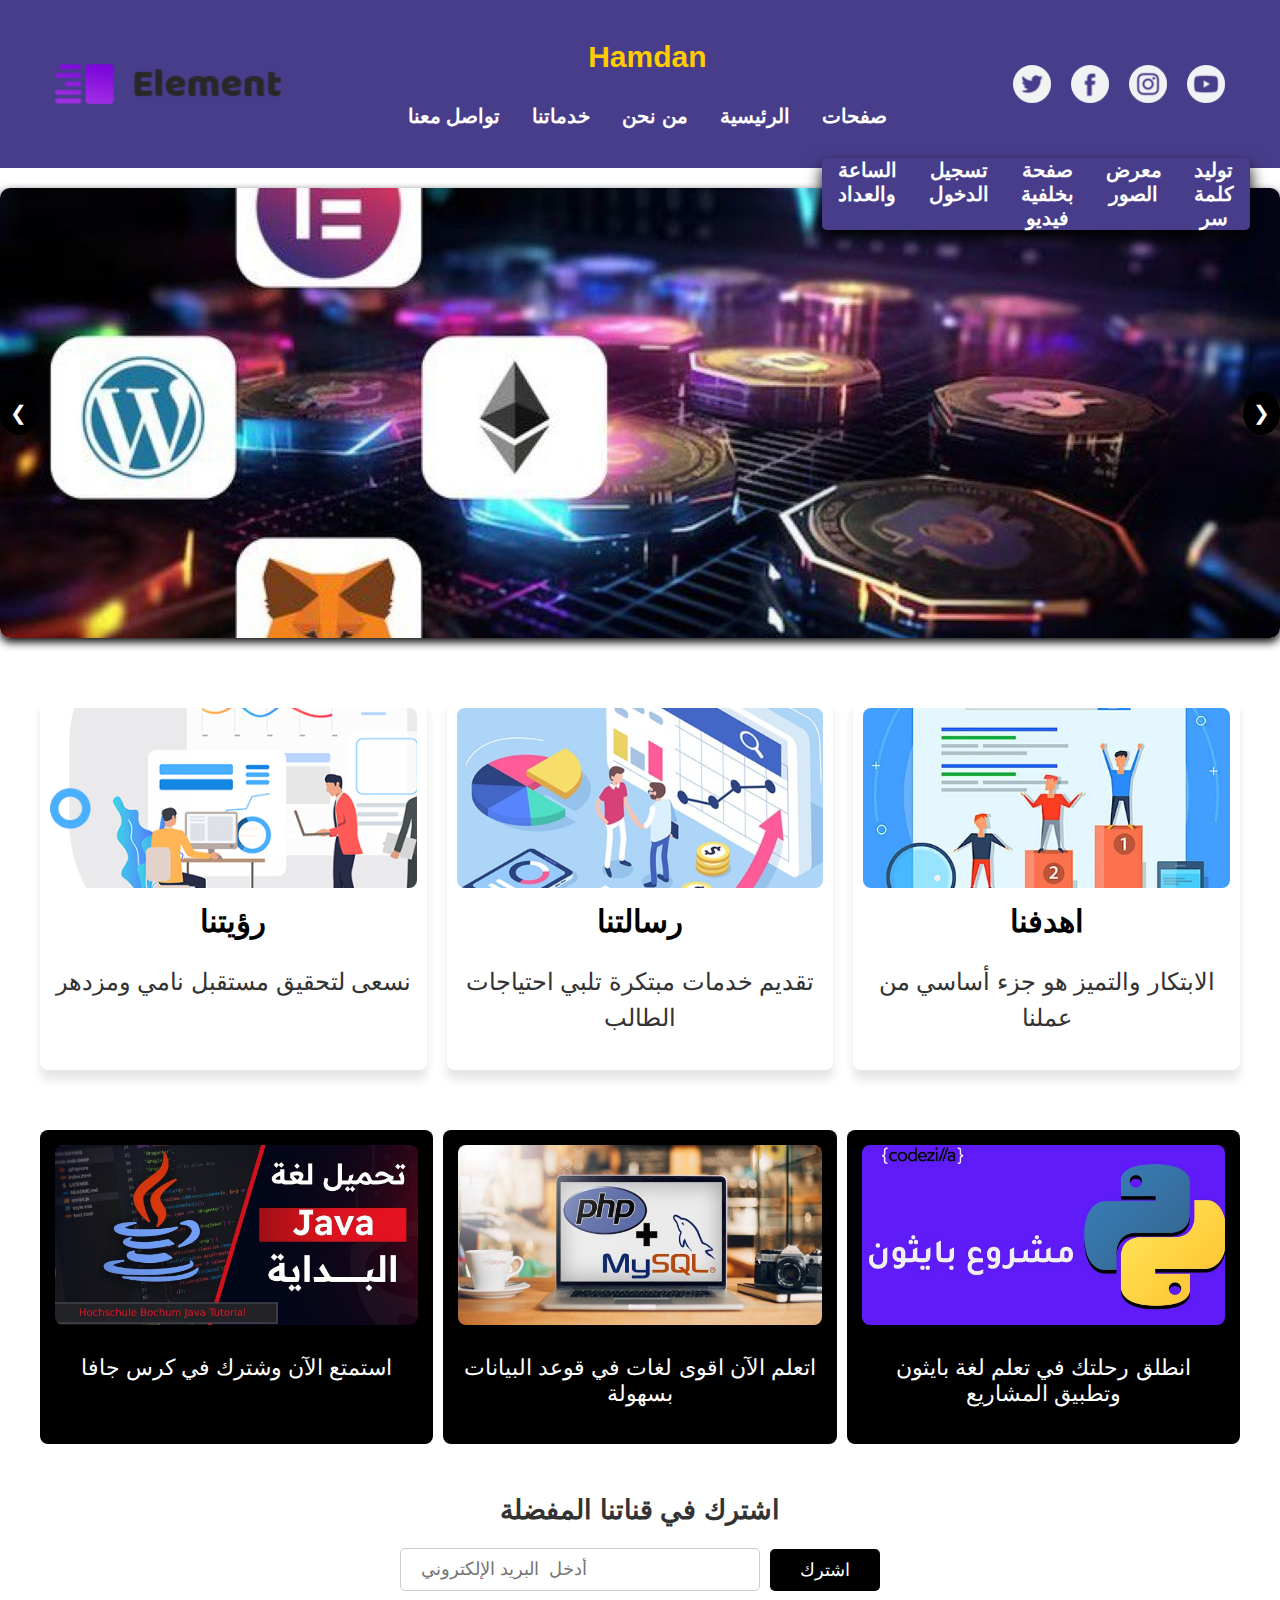
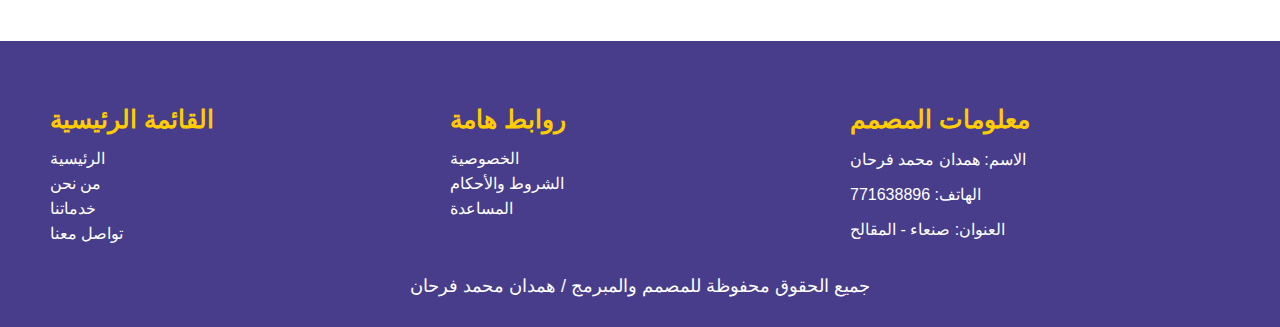
<file: index.html>
<html lang="en">
<head>
    <meta charset="UTF-8">
    <meta name="viewport" content="width=device-width, initial-scale=1.0">
    <link rel="stylesheet" href="style.css">
    <title>الرئيسية</title>
</head>
<body>


<!-- الرأس -->
    <header class="site-header">
        <div class="header-container">
          <div class="logo">
            <img src="./images/logo.png" alt="شعار الموقع">
          </div>
          <div class="title-container">
            <h1 class="site-title">Hamdan</h1>
            <nav class="navbar">
              <ul>
                
                <li><a href="./contacts.html">تواصل معنا</a></li>
                <li><a href="./services.html">خدماتنا</a></li>
                <li><a href="./aboutus.html">من نحن</a></li>
                <li><a href="./index.html">الرئيسية</a></li>
                <li>
                  <a href="javascript:void(0)">صفحات</a>
                  <ul class="dropdown">
                    <li><a href="./hours.html">الساعة والعداد</a></li>
                    <li><a href="./login.html">تسجيل الدخول</a></li>
                    <li><a href="./vodio.html">صفحة بخلفية فيديو</a></li>
                    <li><a href="./photo.html">معرض الصور</a></li>
                    <li><a href="./passwords.html">توليد كلمة سر</a></li>
                  </ul>
                </li>
              </ul>
            </nav>
          </div>
          <div class="social-icons">
            <a href="https://twitter-icon" target="_blank">
              <img src="./images/twitter-icon.png" alt="توايتر">
            </a>
            <a href="https://facebook.com" target="_blank">
              <img src="./images/fb-icon.png" alt="فيسبوك">
            </a>
            <a href="https://instagram-icon" target="_blank">
              <img src="./images/instagram-icon.png" alt="إنستجرام">
            </a>
            <a href="https://youtub-icon" target="_blank">
              <img src="./images/youtub-icon.png" alt="يوتيوب">
            </a>
          </div>
        </div>
      </header>


<!-- السلايدر الجديد -->
        <div class="slider-container">
          <div class="slider">
            <img src="./images/IMG_WGM.jpg" alt="صورة 1">
            <img src="./images/IMG_Python.jpg" alt="صورة 2">
            <img src="./images/IMG_PHP.jpg" alt="صورة 3">
          </div>
          <div class="slider-controls">
            <span class="control-left" onclick="moveSlider(-1)">&#10094;</span>
            <span class="control-right" onclick="moveSlider(1)">&#10095;</span>
          </div>
        </div>      

        
<!-- البطاقات -->
        <div class="cards">
          <div class="card">
            <img src="./images//banner-img.png" alt="رؤيتنا">
            <h3>رؤيتنا</h3>
            <p>نسعى لتحقيق مستقبل نامي ومزدهر  </p>
          </div>
          <div class="card">
            <img src="./images/portfolio-6.jpg" alt="رسالتنا">
            <h3>رسالتنا</h3>
            <p>تقديم خدمات مبتكرة تلبي احتياجات الطالب </p>
          </div>
          <div class="card">
            <img src="./images/portfolio-2.jpg" alt="اهدفنا">
            <h3>اهدفنا</h3>
            <p>الابتكار والتميز هو جزء أساسي من عملنا </p>
          </div>
        </div>


 <!-- البانر -->
        <div class="banner">
          <div class="banner-item">
            <img src="./images/IMG_Java.jpg" alt="عرض 1">
            <p>  استمتع الآن  وشترك في  كرس  جافا   </p>
          </div>
          <div class="banner-item">
            <img src="./images/IMG_PHP.jpg" alt="عرض 2">
            <p>   اتعلم الآن اقوى  لغات  في قوعد  البيانات  بسهولة </p>
          </div>
          <div class="banner-item">
            <img src="./images/IMG_Python.jpg" alt="عرض 3">
            <p>  انطلق  رحلتك  في  تعلم  لغة بايثون   وتطبيق  المشاريع  </p>
          </div>
        </div>       



<!-- نموذج الاشتراك -->
        <div class="subscription-form">
          <h2>اشترك في قناتنا المفضلة</h2>
          <form action="your-subscription-url" method="POST">
            <div style="display: flex; justify-content: center; align-items: center; gap: 10px;">
              <input type="email" name="email" placeholder="  أدخل  البريد الإلكتروني" required>
              <button type="submit">اشترك</button>
            </div>
          </form>
        </div>        



<!-- التذييل -->
        <footer class="footer">
          <div class="columns">
            <div class="column">
              <h4>القائمة الرئيسية</h4>
              <ul>
                <li><a href="#">الرئيسية</a></li>
                <li><a href="#">من نحن</a></li>
                <li><a href="#">خدماتنا</a></li>
                <li><a href="#">تواصل معنا</a></li>
              </ul>
            </div> 

            <div class="column">
              <h4>روابط هامة</h4>
              <ul>
                <li><a href="#">الخصوصية</a></li>
                <li><a href="#">الشروط والأحكام</a></li>
                <li><a href="#">المساعدة</a></li>
              </ul>
            </div>

            <div class="column">
              <h4>معلومات المصمم</h4>
              <p>الاسم: همدان محمد فرحان</p>
              <p>الهاتف: 771638896</p>
              <p>العنوان: صنعاء - المقالح</p>
            </div>

          </div>

          <!-- الحقوق -->
          <div style="background-color:darkslateblue; color: white; text-align: center; 
            padding: 10px; font-size: 18px;">
            جميع  الحقوق  محفوظة   للمصمم  والمبرمج /   همدان  محمد  فرحان
          </div>
        </footer>

</body>
</html>
</file>
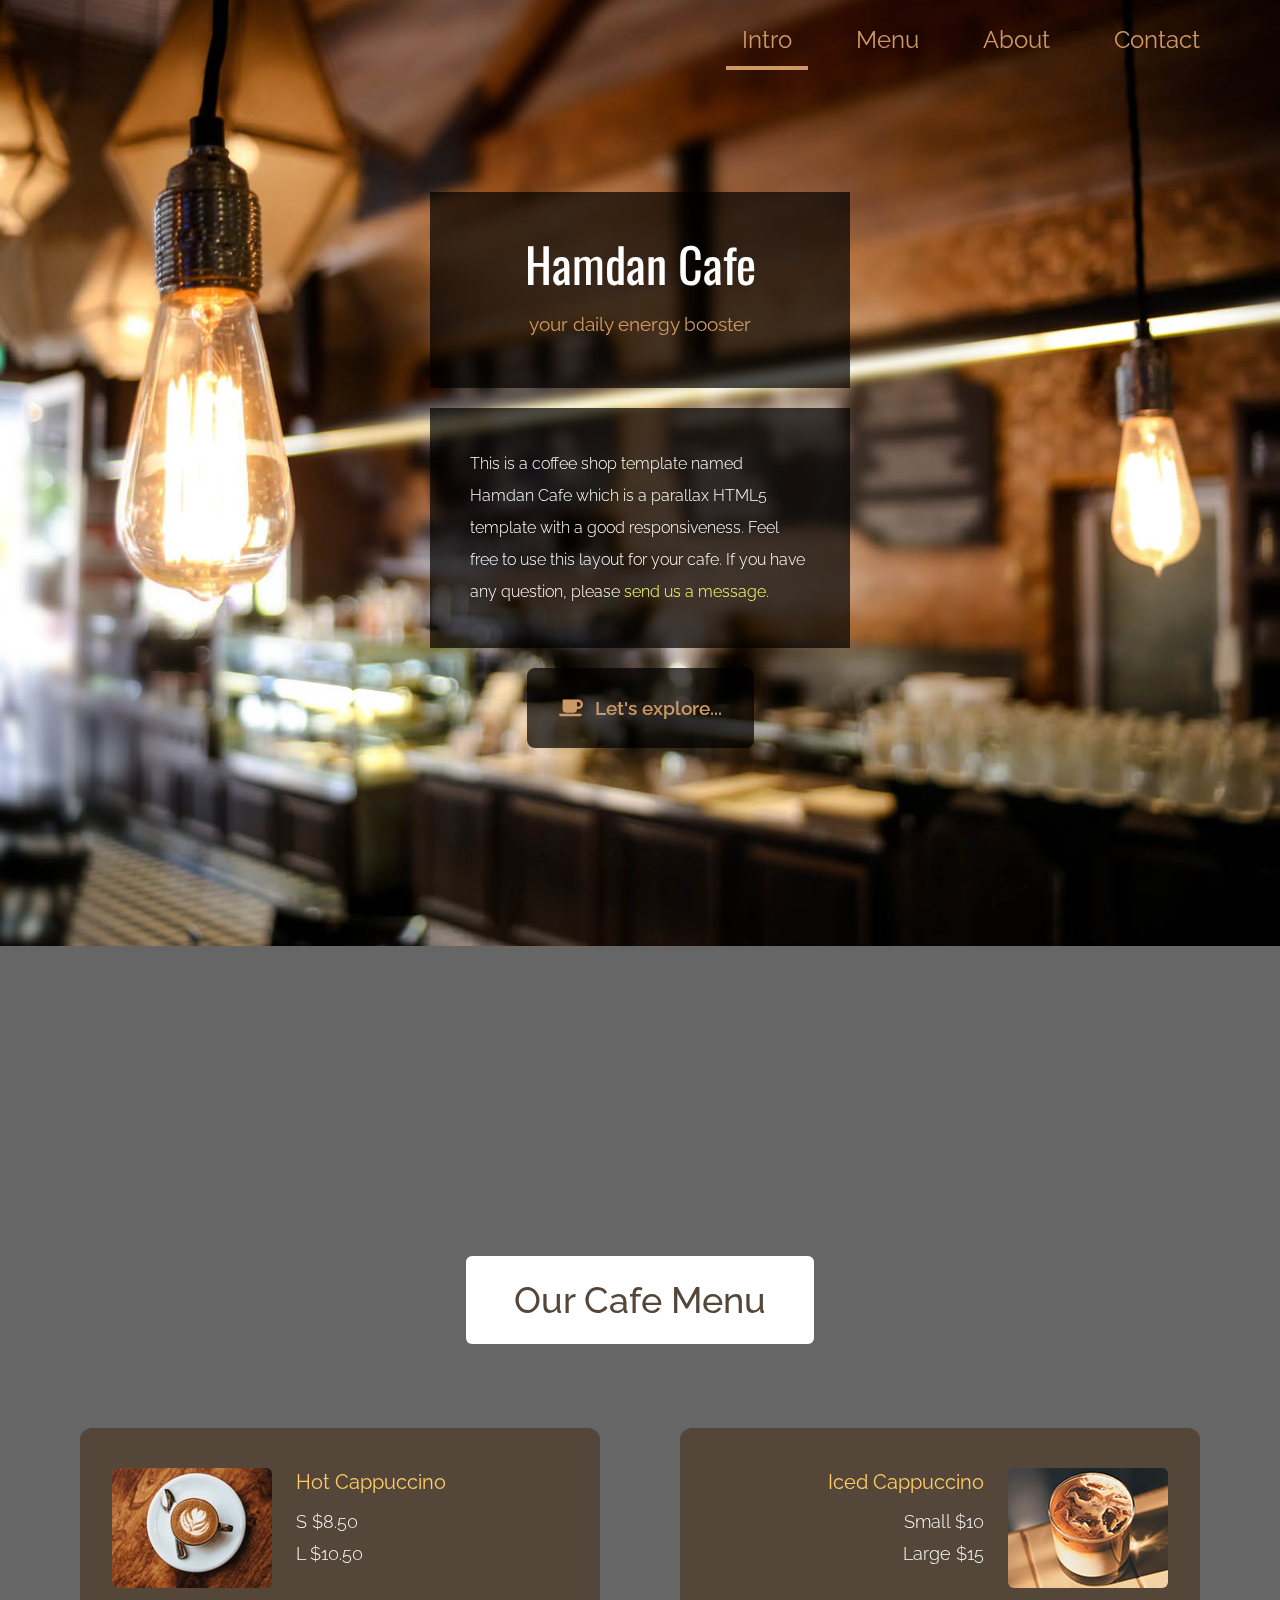
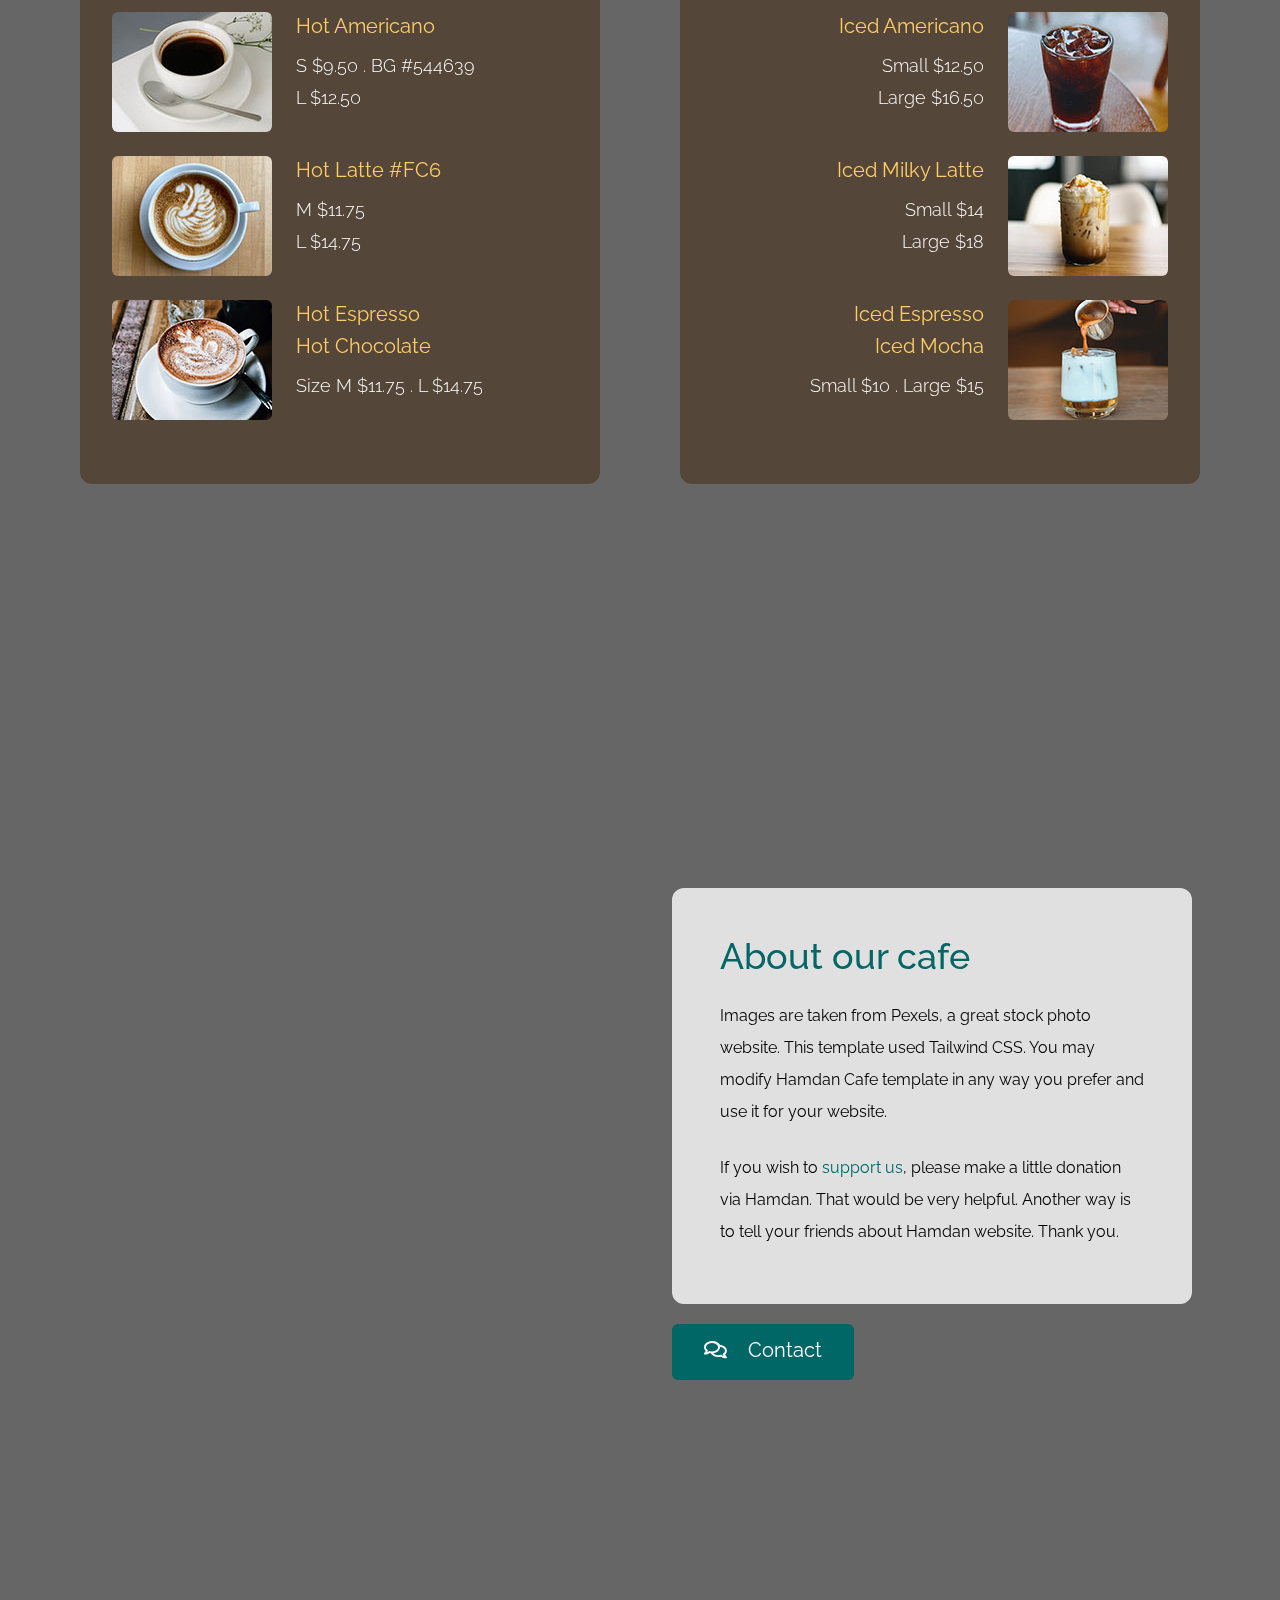
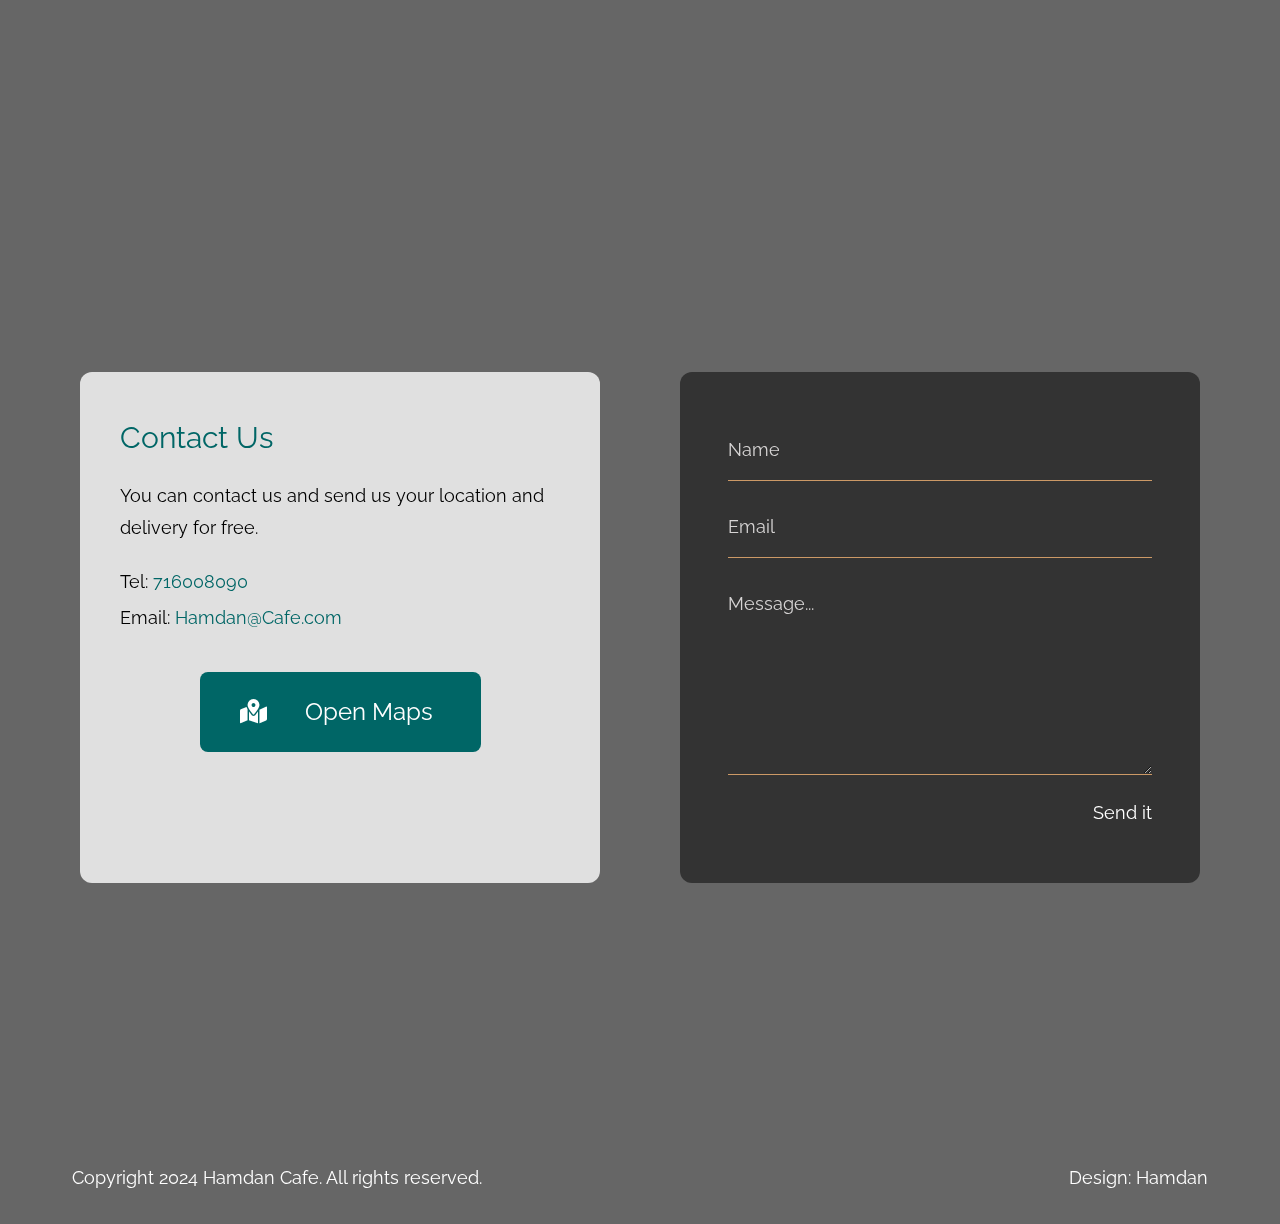
<file: Antique_cafe/index.html>
<!DOCTYPE html>
<html lang="en">
<head>
    <meta charset="UTF-8">
    <meta http-equiv="X-UA-Compatible" content="IE=edge">
    <meta name="viewport" content="width=device-width, initial-scale=1.0">
    <title>Antique Bakery Cafe HTML Template by Tooplate</title>
    <link rel="preconnect" href="https://fonts.googleapis.com">
    <link rel="preconnect" href="https://fonts.gstatic.com" crossorigin>
    <link href="https://fonts.googleapis.com/css2?family=Raleway:wght@300;400;500;600&family=Oswald:wght@600&display=swap" rel="stylesheet">
    <link rel="stylesheet" href="css/all.min.css"> <!-- fontawesome -->
    <!-- <link href="https://unpkg.com/tailwindcss@^2/dist/tailwind.min.css" rel="stylesheet"> -->
    <link rel="stylesheet" href="css/tailwind.css">
    <link rel="stylesheet" href="css/tooplate-antique-cafe.css">
    
<!--

Tooplate 2126 Antique Cafe

https://www.tooplate.com/view/2126-antique-cafe

-->
</head>
<body>    
    <!-- Intro -->
    <div id="intro" class="parallax-window" data-parallax="scroll" data-image-src="img/antique-cafe-bg-01.jpg">
        <nav id="tm-nav" class="fixed w-full">
            <div class="tm-container mx-auto px-2 md:py-6 text-right">
                <button class="md:hidden py-2 px-2" id="menu-toggle"><i class="fas fa-2x fa-bars tm-text-gold"></i></button>
                <ul class="mb-3 md:mb-0 text-2xl font-normal flex justify-end flex-col md:flex-row">
                    <li class="inline-block mb-4 mx-4"><a href="#intro" class="tm-text-gold py-1 md:py-3 px-4">Intro</a></li>
                    <li class="inline-block mb-4 mx-4"><a href="#menu" class="tm-text-gold py-1 md:py-3 px-4">Menu</a></li>
                    <li class="inline-block mb-4 mx-4"><a href="#about" class="tm-text-gold py-1 md:py-3 px-4">About</a></li>
                    <li class="inline-block mb-4 mx-4"><a href="#contact" class="tm-text-gold py-1 md:py-3 px-4">Contact</a></li>
                </ul>
            </div>            
        </nav>
        <div class="container mx-auto px-2 tm-intro-width">
            <div class="sm:pb-60 sm:pt-48 py-20">
                <div class="bg-black bg-opacity-70 p-12 mb-5 text-center">
                    <h1 class="text-white text-5xl tm-logo-font mb-5">Hamdan Cafe</h1>
                    <p class="tm-text-gold tm-text-2xl">your daily energy booster</p>
                </div>    
                <div class="bg-black bg-opacity-70 p-10 mb-5">
                    <p class="text-white leading-8 text-sm font-light">
                        This is a coffee shop template named Hamdan Cafe which is a parallax HTML5 template with a good responsiveness.
                        Feel free to use this layout for your cafe.
                    	If you have any question, please <a rel="nofollow" href="https://www.tooplate.com/contact" target="_parent">send us a message</a>. </p>
                </div>
                <div class="text-center">
                    <div class="inline-block">
                        <a href="#menu" class="flex justify-center items-center bg-black bg-opacity-70 py-6 px-8 rounded-lg font-semibold tm-text-2xl tm-text-gold hover:text-gray-200 transition">
                            <i class="fas fa-coffee mr-3"></i>
                            <span>Let's explore...</span>                        
                        </a>
                    </div>                    
                </div>                
            </div>
        </div>        
    </div>
    <!-- Cafe Menu -->
    <div id="menu" class="parallax-window" data-parallax="scroll" data-image-src="img/antique-cafe-bg-02.jpg">
        <div class="container mx-auto tm-container py-24 sm:py-48">
            <div class="text-center mb-16">
                <h2 class="bg-white tm-text-brown py-6 px-12 text-4xl font-medium inline-block rounded-md">Our Cafe Menu</h2>
            </div>            
            <div class="flex flex-col lg:flex-row justify-around items-center">
                <div class="flex-1 m-5 rounded-xl px-4 py-6 sm:px-8 sm:py-10 tm-bg-brown tm-item-container">
                    <div class="flex items-start mb-6 tm-menu-item">
                        <img src="img/menu-item-1.jpg" alt="Image" class="rounded-md">
                        <div class="ml-3 sm:ml-6">
                            <h3 class="text-lg sm:text-xl mb-2 sm:mb-3 tm-text-yellow">Hot Cappuccino</h3>
                            <div class="text-white text-md sm:text-lg font-light mb-1">S $8.50</div>
                            <div class="text-white text-md sm:text-lg font-light">L $10.50</div>
                        </div>                    
                    </div>
                    <div class="flex items-start mb-6 tm-menu-item">
                        <img src="img/menu-item-2.jpg" alt="Image" class="rounded-md">
                        <div class="ml-3 sm:ml-6">
                            <h3 class="text-lg sm:text-xl mb-2 sm:mb-3 tm-text-yellow">Hot Americano</h3>
                            <div class="text-white text-md sm:text-lg font-light mb-1">S $9.50 . BG #544639</div>
                            <div class="text-white text-md sm:text-lg font-light">L $12.50</div>
                        </div>                    
                    </div>
                    <div class="flex items-start mb-6 tm-menu-item">
                        <img src="img/menu-item-3.jpg" alt="Image" class="rounded-md">
                        <div class="ml-3 sm:ml-6">
                            <h3 class="text-lg sm:text-xl mb-2 sm:mb-3 tm-text-yellow">Hot Latte #FC6</h3>
                            <div class="text-white text-md sm:text-lg font-light mb-1">M $11.75</div>
                            <div class="text-white text-md sm:text-lg font-light">L $14.75</div>
                        </div>                    
                    </div>
                    <div class="flex items-start mb-6 tm-menu-item">
                        <img src="img/menu-item-4.jpg" alt="Image" class="rounded-md">
                        <div class="ml-3 sm:ml-6">
                            <h3 class="text-lg sm:text-xl tm-text-yellow mb-1">Hot Espresso</h3>
                            <h3 class="text-lg sm:text-xl mb-2 sm:mb-3 tm-text-yellow">Hot Chocolate</h3>
                            <div class="text-white text-md sm:text-lg font-light">Size M $11.75 . L $14.75</div>
                        </div>                    
                    </div>
                </div>
                <div class="flex-1 m-5 rounded-xl px-4 py-6 sm:px-8 sm:py-10 tm-bg-brown tm-item-container">
                    <div class="flex items-start justify-end mb-6 tm-menu-item-2">
                        <div class="text-right mr-6">
                            <h3 class="text-lg sm:text-xl mb-2 sm:mb-3 tm-text-yellow">Iced Cappuccino</h3>
                            <div class="text-white text-md sm:text-lg font-light mb-1">Small $10</div>
                            <div class="text-white text-md sm:text-lg font-light">Large $15</div>
                        </div>
                        <img src="img/menu-item-5.jpg" alt="Image" class="rounded-md">                   
                    </div>
                    <div class="flex items-start justify-end mb-6 tm-menu-item-2">
                        <div class="text-right mr-6">
                            <h3 class="text-lg sm:text-xl mb-2 sm:mb-3 tm-text-yellow">Iced Americano</h3>
                            <div class="text-white text-md sm:text-lg font-light mb-1">Small $12.50</div>
                            <div class="text-white text-md sm:text-lg font-light">Large $16.50</div>
                        </div>
                        <img src="img/menu-item-6.jpg" alt="Image" class="rounded-md">                    
                    </div>
                    <div class="flex items-start justify-end mb-6 tm-menu-item-2">
                        <div class="text-right mr-6">
                            <h3 class="text-lg sm:text-xl mb-2 sm:mb-3 tm-text-yellow">Iced Milky Latte</h3>
                            <div class="text-white text-md sm:text-lg font-light mb-1">Small $14</div>
                            <div class="text-white text-md sm:text-lg font-light">Large $18</div>
                        </div>   
                        <img src="img/menu-item-7.jpg" alt="Image" class="rounded-md">                 
                    </div>
                    <div class="flex items-start justify-end mb-6 tm-menu-item-2">                    
                        <div class="text-right mr-6">
                            <h3 class="text-lg sm:text-xl tm-text-yellow mb-1">Iced Espresso</h3>
                            <h3 class="text-lg sm:text-xl mb-2 sm:mb-3 tm-text-yellow">Iced Mocha</h3>
                            <div class="text-white text-md sm:text-lg font-light">Small $10 . Large $15</div>
                        </div> 
                        <img src="img/menu-item-8.jpg" alt="Image" class="rounded-md">                   
                    </div>
                </div>
            </div>
        </div>        
    </div>
    <div id="about" class="parallax-window" data-parallax="scroll" data-image-src="img/antique-cafe-bg-03.jpg">
        <div class="container mx-auto tm-container py-24 sm:py-48">
            <div class="tm-item-container sm:ml-auto sm:mr-12 mx-auto sm:px-0 px-4">
                <div class="bg-white bg-opacity-80 p-12 pb-14 rounded-xl mb-5">
                    <h2 class="mb-6 tm-text-green text-4xl font-medium">About our cafe</h2>
                    <p class="mb-6 text-base leading-8">
                        Images are taken from Pexels, a great stock photo website. This template used Tailwind CSS. You may modify Hamdan Cafe template in any way you prefer and use it for your website.
                  </p>
                    <p class="text-base leading-8">
                        If you wish to <a rel="nofollow" href="https://www.tooplate.com/contact" target="_parent">support us</a>, please make a little donation via Hamdan. That would be
                    very helpful. Another way is to tell your friends about Hamdan website. Thank you. </p>
                </div>
                <a href="#contact" class="inline-block tm-bg-green transition text-white text-xl pt-3 pb-4 px-8 rounded-md">
                    <i class="far fa-comments mr-4"></i>
                    Contact
                </a>
            </div>           
        </div>        
    </div>
    <div id="contact" class="parallax-window relative" data-parallax="scroll" data-image-src="img/antique-cafe-bg-04.jpg">
        <div class="container mx-auto tm-container pt-24 pb-48 sm:py-48">
            <div class="flex flex-col lg:flex-row justify-around items-center lg:items-stretch">
                <div class="flex-1 rounded-xl px-10 py-12 m-5 bg-white bg-opacity-80 tm-item-container">
                    <h2 class="text-3xl mb-6 tm-text-green">Contact Us</h2>
                    <p class="mb-6 text-lg leading-8">
                        You can contact us and send us your location and delivery for free.
                       
                    </p>
                    <p class="mb-10 text-lg">
                        <span class="block mb-2">Tel: <a href="tel:0100200340" class="hover:text-yellow-600 transition">716008090</a></span>
                        <span class="block">Email: <a href="mailto:info@company.com" class="hover:text-yellow-600 transition">Hamdan@Cafe.com</a></span>                        
                    </p>
                    <div class="text-center">
                        <a href="" class="inline-block text-white text-2xl pl-10 pr-12 py-6 rounded-lg transition tm-bg-green">
                            <i class="fas fa-map-marked-alt mr-8"></i>
                            Open Maps
                        </a>
                    </div>                    
                </div>
                <div class="flex-1 rounded-xl p-12 pb-14 m-5 bg-black bg-opacity-50 tm-item-container">
                    <form action="" method="POST" class="text-lg">
                        <input type="text" name="name" class="input w-full bg-black border-b bg-opacity-0 text-white px-0 py-4 mb-4 tm-border-gold" placeholder="Name" required="" />
                        <input type="email" name="email" class="input w-full bg-black border-b bg-opacity-0 text-white px-0 py-4 mb-4 tm-border-gold" placeholder="Email" required="" />
                        <textarea rows="6" name="message" class="input w-full bg-black border-b bg-opacity-0 text-white px-0 py-4 mb-4 tm-border-gold" placeholder="Message..." required=""></textarea>
                        <div class="text-right">
                            <button type="submit" class="text-white hover:text-yellow-500 transition">Send it</button>
                        </div>                        
                      </form>
                </div>
            </div>
            <footer class="absolute bottom-0 left-0 w-full">
                <div class="text-white container mx-auto tm-container p-8 text-lg flex flex-col md:flex-row justify-between">
                    <span>Copyright 2024 Hamdan Cafe. All rights reserved.</span>
                    <span class="mt-5 md:mt-0">Design: <a href="https://www.tooplate.com" target="_parent">Hamdan</a></span>
                </div>                
            </footer>
        </div>        
    </div>    

    <script src="js/jquery-3.6.0.min.js"></script>
    <script src="js/parallax.min.js"></script>
    <script src="js/jquery.singlePageNav.min.js"></script>
    <script>

        function checkAndShowHideMenu() {
            if(window.innerWidth < 768) {
                $('#tm-nav ul').addClass('hidden');                
            } else {
                $('#tm-nav ul').removeClass('hidden');
            }
        }

        $(function(){
            var tmNav = $('#tm-nav');
            tmNav.singlePageNav();

            checkAndShowHideMenu();
            window.addEventListener('resize', checkAndShowHideMenu);

            $('#menu-toggle').click(function(){
                $('#tm-nav ul').toggleClass('hidden');
            });

            $('#tm-nav ul li').click(function(){
                if(window.innerWidth < 768) {
                    $('#tm-nav ul').addClass('hidden');
                }                
            });

            $(document).scroll(function() {
                var distanceFromTop = $(document).scrollTop();

                if(distanceFromTop > 100) {
                    tmNav.addClass('scroll');
                } else {
                    tmNav.removeClass('scroll');
                }
            });
            
            document.querySelectorAll('a[href^="#"]').forEach(anchor => {
                anchor.addEventListener('click', function (e) {
                    e.preventDefault();

                    document.querySelector(this.getAttribute('href')).scrollIntoView({
                        behavior: 'smooth'
                    });
                });
            });
        });
    </script>
</body>
</html>
</file>
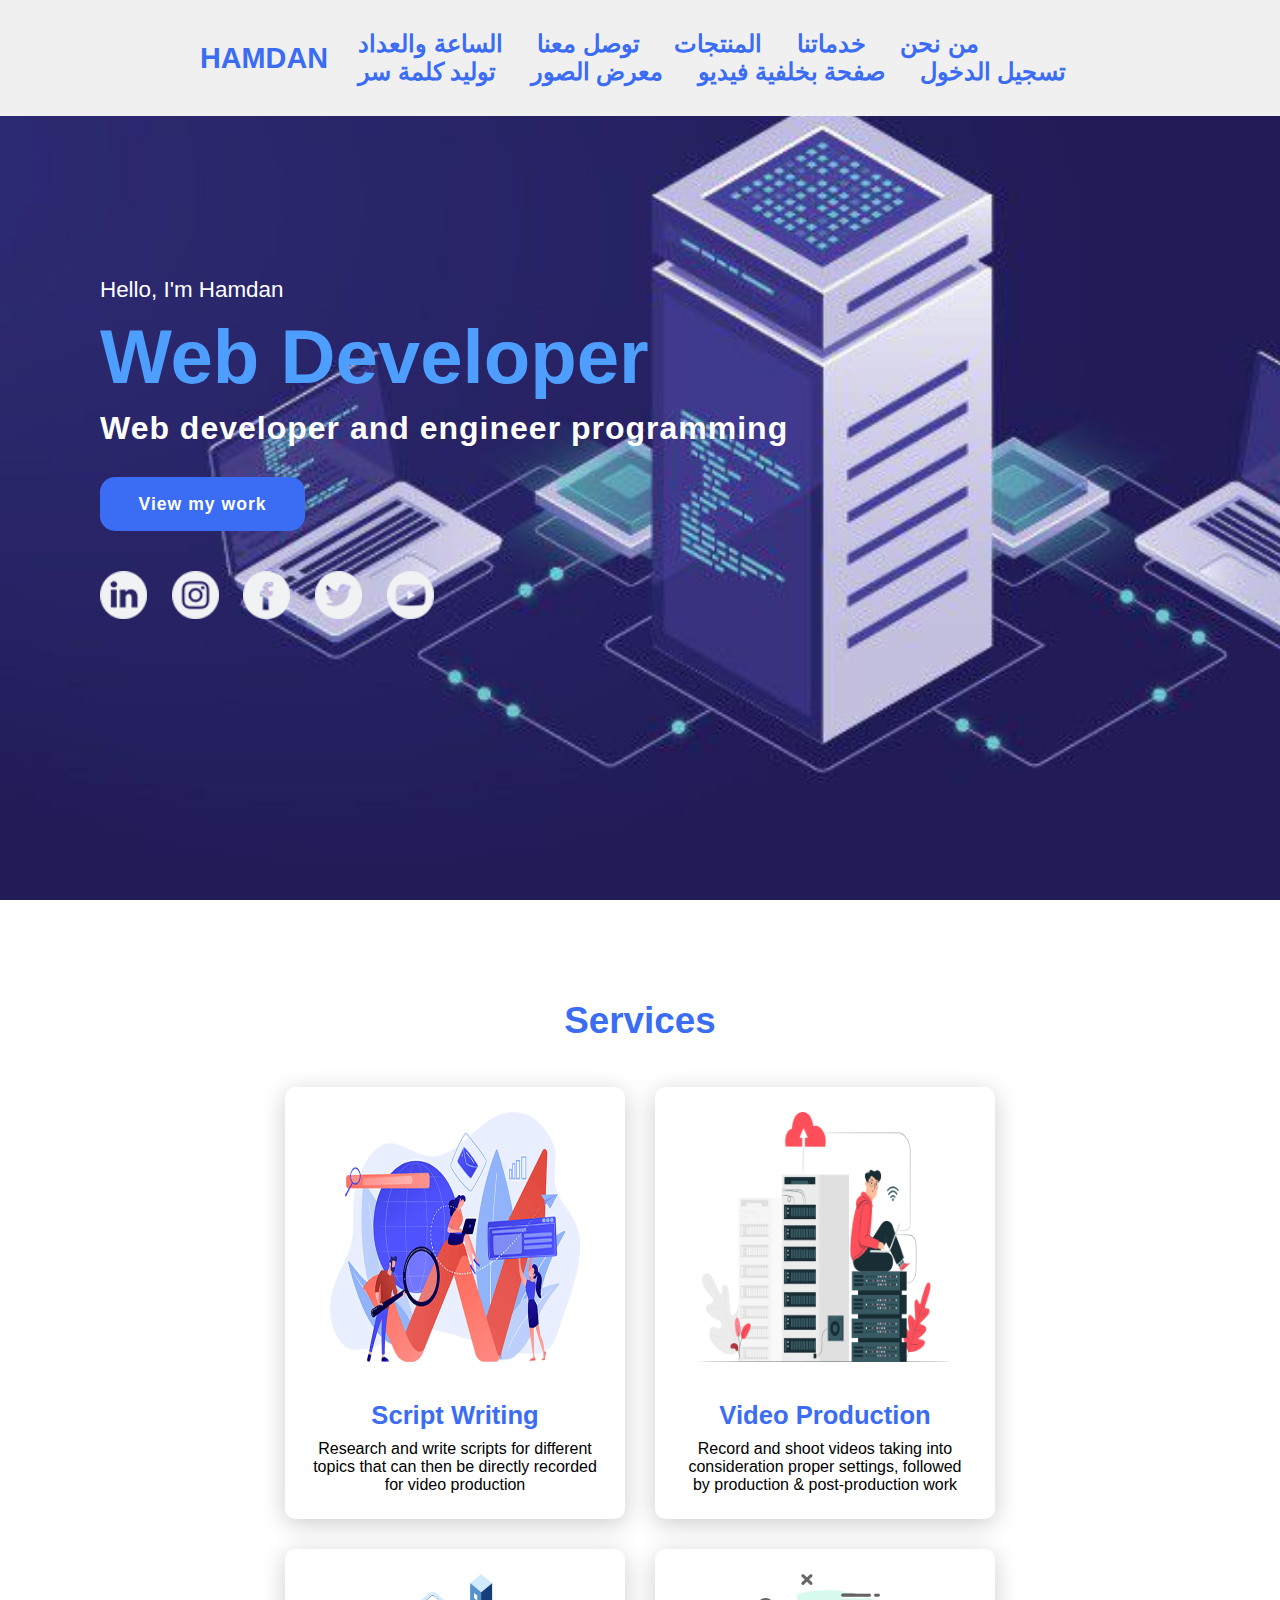
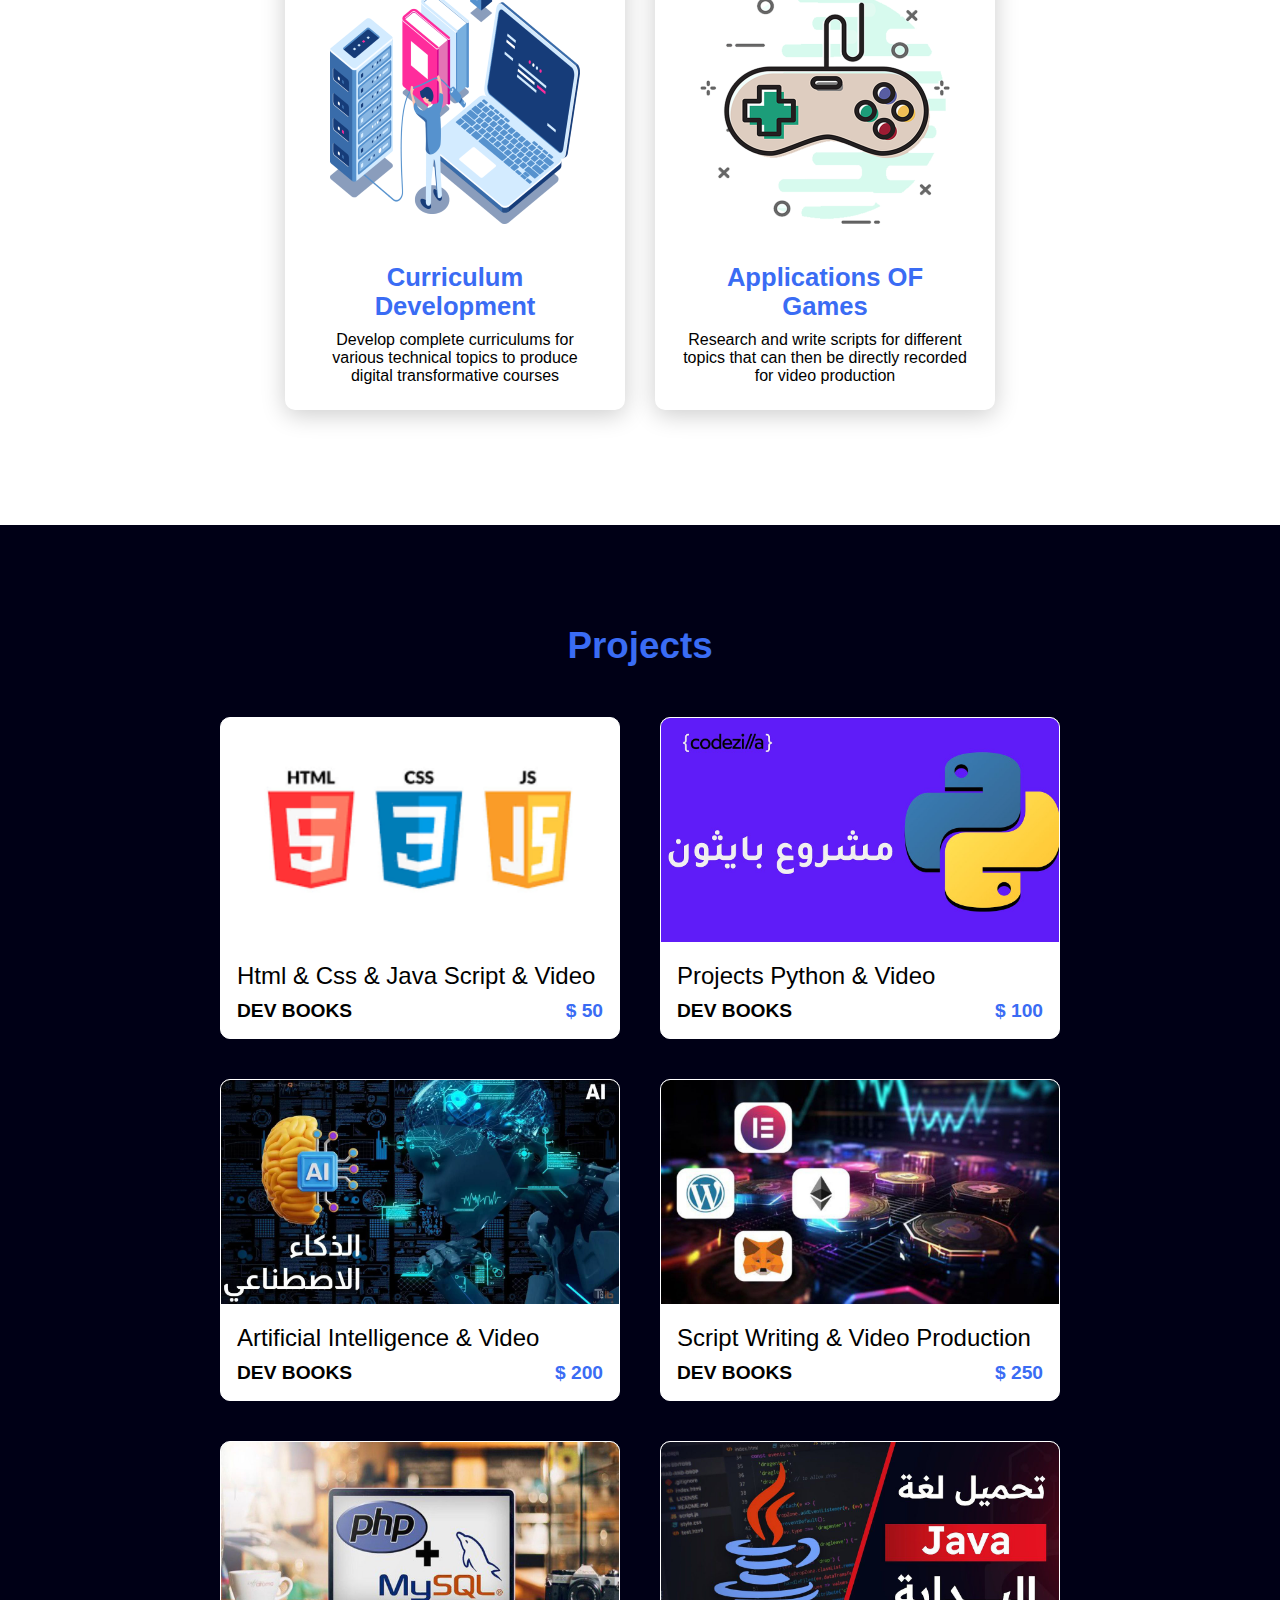
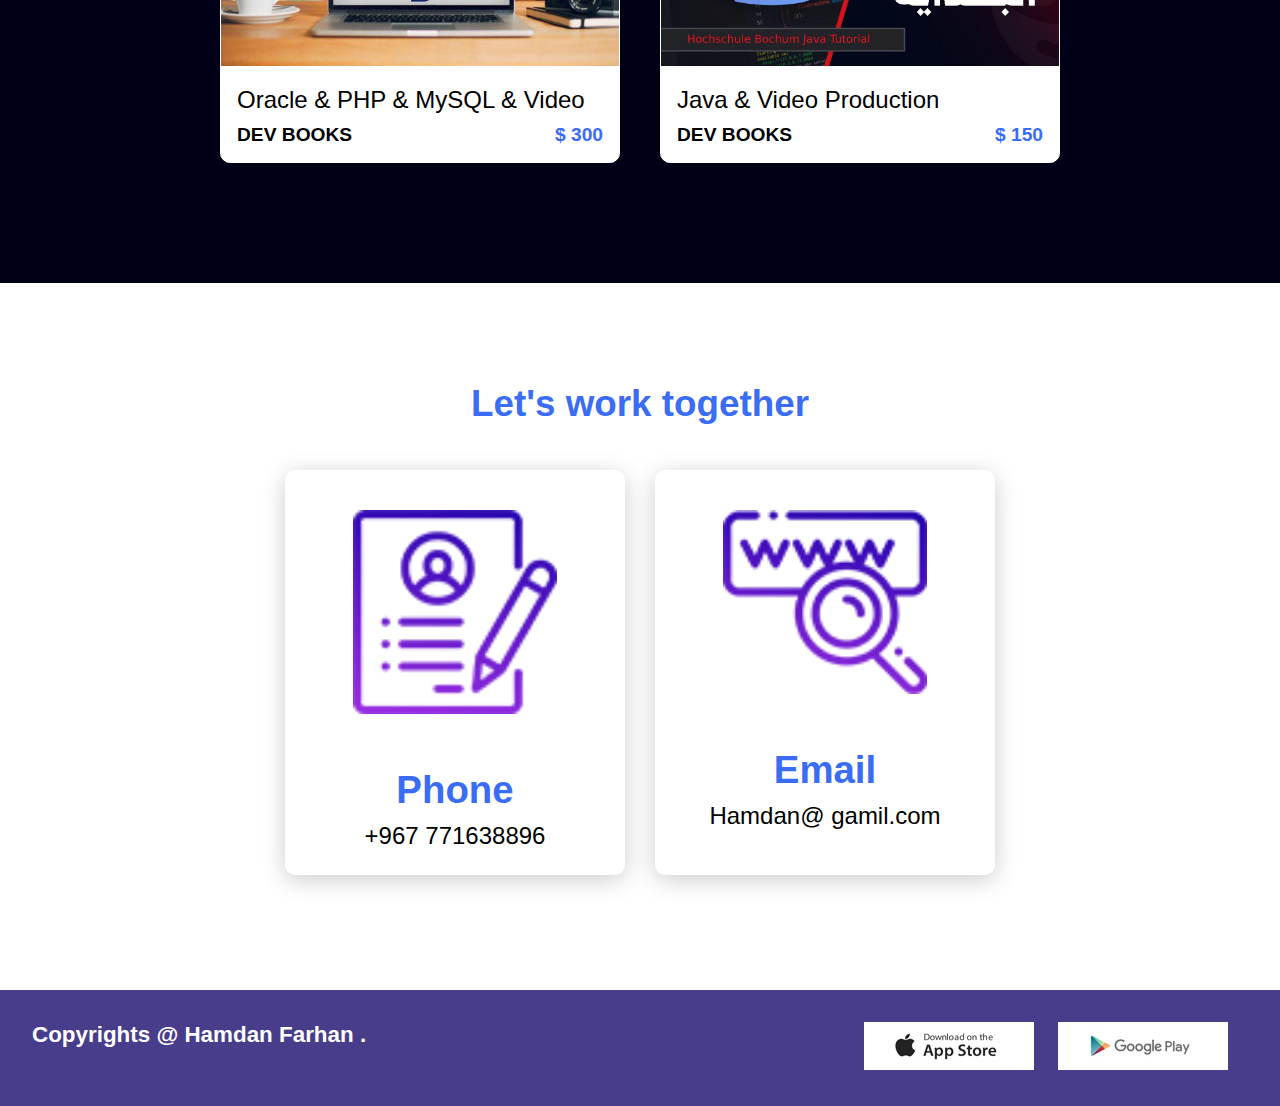
<file: portfolio website/index.html>
<!DOCTYPE html>
<html lang="en">
<head>
  <meta charset="UTF-8">
  <meta name="viewport" content="width=device-width, initial-scale=1.0">
  <link rel="stylesheet" href="style.css">
  <!--نربط بين الملفات Stylesheet -->
  <title>Hamdan Farhan</title>
</head>
<body>

 <!-- القائمة او المنيو-->
 <!-- مع ربط كل منتج مع الصفحة الخاص بة-->

    <header>
     <a href="#" class="logo">Hamdan</a>
      <div class="div1">
        <a href="./aboutus.html">من نحن</a>
        <a href="#Services">خدماتنا</a>       
        <a href="#Projects">المنتجات</a>    
        <a href="#Contact">توصل معنا</a>

        <a href="./hours.html">الساعة والعداد</a>
        <a href="./login.html">تسجيل الدخول</a>
        <a href="./vodio.html">صفحة بخلفية فيديو</a>
        <a href="./photo.html">معرض الصور</a>
        <a href="./passwords.html">توليد كلمة سر</a>
     </div>
   </header>

   <!-- خاص بصفحة الرئيسية section -->

    <section class="main">
      <div>
        <h2>Hello, I'm Hamdan<br><span>Web Developer</span></h2>
        <h3>Web developer and engineer programming</h3>
        <a href="#Projects" class="main-btn">View my work</a>
       <div class="icons">
        <img src="./images/linkdin-icon.png">
        <img src="./images/instagram-icon.png">
        <img src="./images/fb-icon.png">
        <img src="./images/twitter-icon.png">
        <img src="./images/youtub-icon.png">
       </div>
     </div>
  </section>


  <!-- خاص بصفحة الخدمات Services -->
  <!--  نستخدمة من اجل ربط المنتجات id -->
    
  <section class="cards" id="Services">        
    <h2 class="title">Services</h2>
    <div class="content">
      <div class="card">
        <div class="icon2">
          <img src="images/newsletter.png">
        </div>
        <div class="info">
          <h3>Script Writing</h3>
          <p>Research and write scripts for different topics that can then be directly recorded for video production</p>
        </div>
      </div>
      

      <!-- Services - Card2 -->
      <div class="card">
        <div class="icon2">
          <img src="images/server-img.png">
        </div>
        <div class="info">
          <h3>Video Production</h3>
          <p>Record and shoot videos taking into consideration proper settings, followed by production & post-production work</p>
        </div>
      </div>


      <!-- Services - Card3 -->
      <div class="card">
        <div class="icon2">
          <img src="images/about-img.png">
        </div>
        <div class="info">
          <h3>Curriculum Development</h3>
          <p>Develop complete curriculums for various technical topics to produce digital transformative courses</p>
        </div>
      </div>


      <!-- Services - Card4 -->
      <div class="card">
        <div class="icon2">
          <img src="images/img-6.png">
        </div>
        <div class="info">
          <h3>Applications OF Games</h3>
          <p>Research and write scripts for different topics that can then be directly recorded for video production</p>
        </div>
      </div>
    </div>

  </section>


  <!-- خاص بصفحة المنتجات Projects -->
  <!--  نستخدمة من اجل ربط المنتجات id -->

  <section class="Projects" id="Projects">
    <h2 class="title">Projects</h2>
    <div class="content">
      <div class="project-card">
        <div class="project-image">
          <img src="images/IMG_HCJ.png">
        </div>
        <div class="project-info">
          <p class="project-category"> Html & Css & Java Script & Video </p>
          <strong class="project-title">
            <span>Dev Books</span>
            <a href="#" class="more-details"> $ 50 </a>
          </strong>
        </div>
      </div>


      <!-- Project - Card2 -->
      <div class="project-card">
        <div class="project-image">
          <img src="images/IMG_Python.jpg">
        </div>
        <div class="project-info">
          <p class="project-category"> Projects Python & Video </p>
          <strong class="project-title">
            <span>Dev Books</span>
            <a href="#" class="more-details"> $ 100 </a>
          </strong>
        </div>
      </div>


      <!-- Project - Card3 -->
      <div class="project-card">
        <div class="project-image">
          <img src="images/IMG_AI.jpg">
        </div>
        <div class="project-info">
          <p class="project-category">Artificial Intelligence & Video </p>
          <strong class="project-title">
            <span>Dev Books</span>
            <a href="#" class="more-details"> $ 200 </a>
          </strong>
        </div>
      </div>


      <!-- Project - Card4 -->
      <div class="project-card">
        <div class="project-image">
          <img src="images/IMG_WGM.jpg">
        </div>
        <div class="project-info">
          <p class="project-category">Script Writing & Video Production</p>
          <strong class="project-title">
            <span>Dev Books</span>
            <a href="#" class="more-details"> $ 250 </a>
          </strong>
        </div>
      </div>


      <!-- Project - Card5 -->
      <div class="project-card">
        <div class="project-image">
          <img src="images/IMG_PHP.jpg">
        </div>
        <div class="project-info">
          <p class="project-category">Oracle & PHP & MySQL & Video </p>
          <strong class="project-title">
            <span>Dev Books</span>
            <a href="#" class="more-details"> $ 300 </a>
          </strong>
        </div>
      </div>


      <!-- Project - Card6 -->
      <div class="project-card">
        <div class="project-image">
          <img src="images/IMG_Java.jpg">
        </div>
        <div class="project-info">
          <p class="project-category"> Java & Video Production</p>
          <strong class="project-title">
            <span>Dev Books</span>
            <a href="#" class="more-details"> $ 150 </a>
          </strong>
        </div>
      </div>

    </div>
  </section>
  

  
  <!-- خاص بصفحة التوصل Contact -->
  <section class="cards contact" id="Contact">
    <h2 class="title">Let's work together</h2>
    <div class="content">
        <div class="card">
            <div class="icon2">
              <img src="images/icon-2.png">
            </div>
            <div class="info">
                <h3>Phone</h3>
                <p>+967 771638896</p>
            </div>
        </div>
        <div class="card">
            <div class="icon2">
              <img src="images/icon-1.png">
            </div>
            <div class="info">
                <h3>Email</h3>
                <p>Hamdan@ gamil.com</p>
            </div>
        </div>
    </div>
  </section>


  <!-- خاصة بحقوق النشر -->

  <footer class="footer">
    <p class="footer-title">Copyrights @ <span> Hamdan Farhan .</span></p>
    <div class="social-icons">
      <img src="./images/app.jpg">
      <img src="./images/play.jpg">
      
    </div>
  </footer>




    
</body>
</html>
</file>
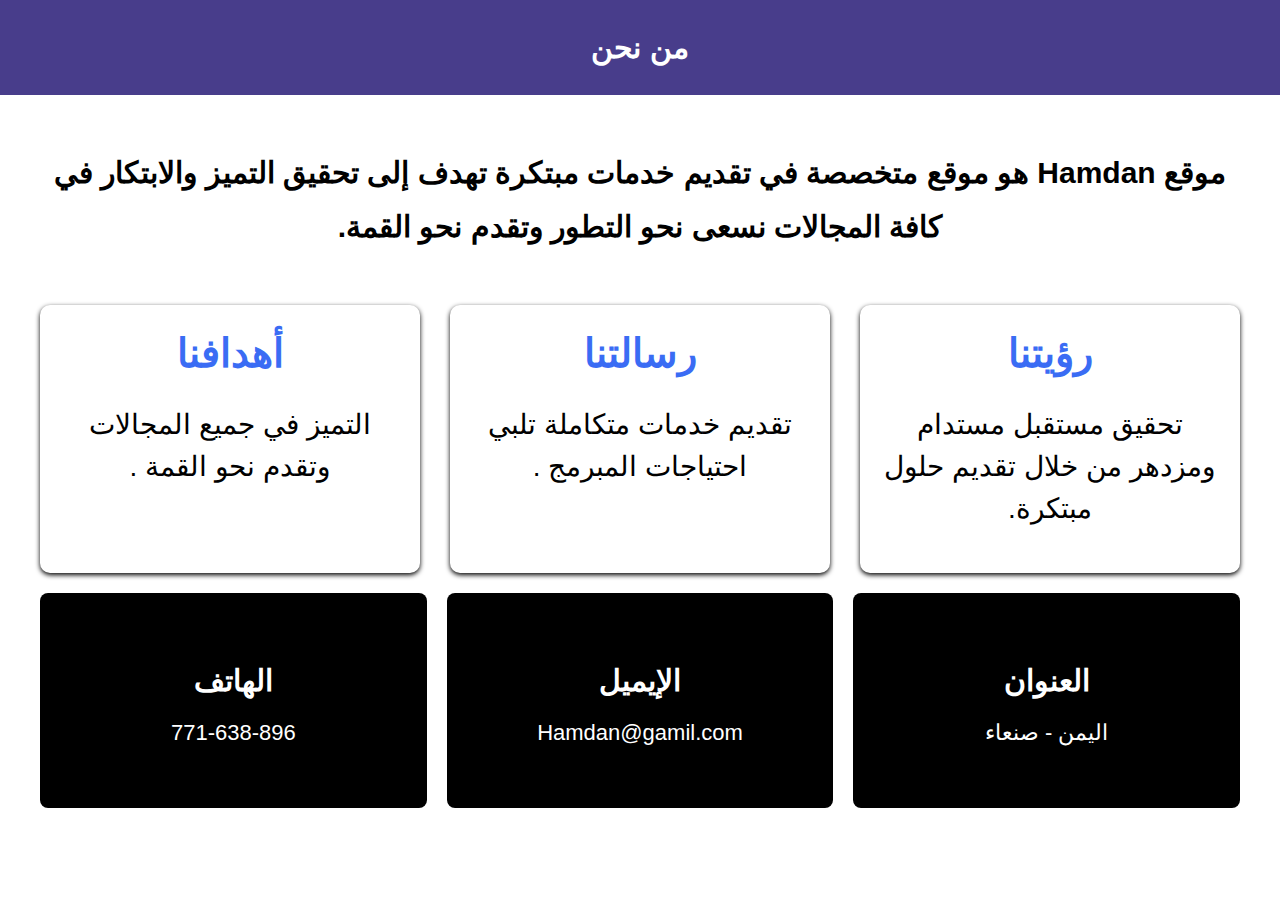
<file: aboutus.html>
<html lang="en">
<head>
    <meta charset="UTF-8">
    <meta name="viewport" content="width=device-width, initial-scale=1.0">
    <title>About Us</title>
    <style>
        
        body {
          font-family: 'Arial', sans-serif;
          margin: 0;
          padding: 0;
          background-color: white;
          color: black;
          direction: rtl;
        }
    
        .header {
          background-color:darkslateblue;
          color: white;
          text-align: center;
          padding: 30px;
        }
    
        .header h1 {
          font-size: 30px;
          margin: 0;
        }
    
        /* نبذة عن الشركة */
        .about-section {
          max-width: 1200px;
          margin: 20px auto;
          padding: 15px;
          text-align: center;
        }
    
        .about-section strong {
          font-size: 30px;
          line-height: 1.8;
          color: black;
        }
    
        /* البطاقات */
        .cards {
          display: flex;
          gap: 30px;
          margin: 20px auto;
          max-width: 1200px;
          
        }
    
        .card {
          background-color: white;
          border-radius: 10px;
          box-shadow: 0 2px 5px black;
          text-align: center;
          flex: 1;
          padding: 15px;
        }
    
        .card h3 {
          font-size: 40px;
          color: #3a6cf4;
          font-weight: bold;
          margin: 10px 10px;
        }
    
        .card p {
          font-size: 28px;
          line-height: 1.5;
        }
    
    
        /* الأيقونات */
        .contact-info {
          display: flex;
          gap: 20px;
          margin: 20px auto;
          max-width: 1200px;
        }
    
        .info-item {
          flex: 1;
          text-align: center;
          padding: 40px;
          background-color:black;
          color: white;
          border-radius: 8px;
        }
    
        .info-item h3 {
          font-size: 30px;
          margin-bottom: 10px;
        }
    
        .info-item p {
          font-size: 22px;
        }
    </style>

</head>
<body>
    
  <header class="header">
    <h1>من نحن</h1>
  </header>

  <!-- نبذة عن الشركة -->
  <section class="about-section">
    <p><strong>موقع  Hamdan   هو موقع متخصصة في تقديم خدمات
        مبتكرة تهدف إلى تحقيق التميز والابتكار في كافة المجالات
        نسعى نحو التطور وتقدم  نحو القمة.
    </strong></p>
  </section>

  <!-- البطاقات -->
  <div class="cards">
    <div class="card">
      <h3>رؤيتنا</h3>
      <p>تحقيق مستقبل مستدام ومزدهر من خلال تقديم حلول مبتكرة.</p>
    </div>
    <div class="card">
      <h3>رسالتنا</h3>
      <p>تقديم خدمات متكاملة تلبي احتياجات المبرمج .</p>
    </div>
    <div class="card">
      <h3>أهدافنا</h3>
      <p>التميز في جميع المجالات وتقدم نحو القمة .</p>
    </div>
  </div>


  <!-- معلومات التواصل -->
  <div class="contact-info">
    <div class="info-item">
      <h3>العنوان</h3>
      <p>اليمن - صنعاء</p>
    </div>
    <div class="info-item">
      <h3>الإيميل</h3>
      <p>Hamdan@gamil.com</p>
    </div>
    <div class="info-item">
      <h3>الهاتف</h3>
      <p>771-638-896</p>
    </div>
  </div>


</body>
</html>
</file>
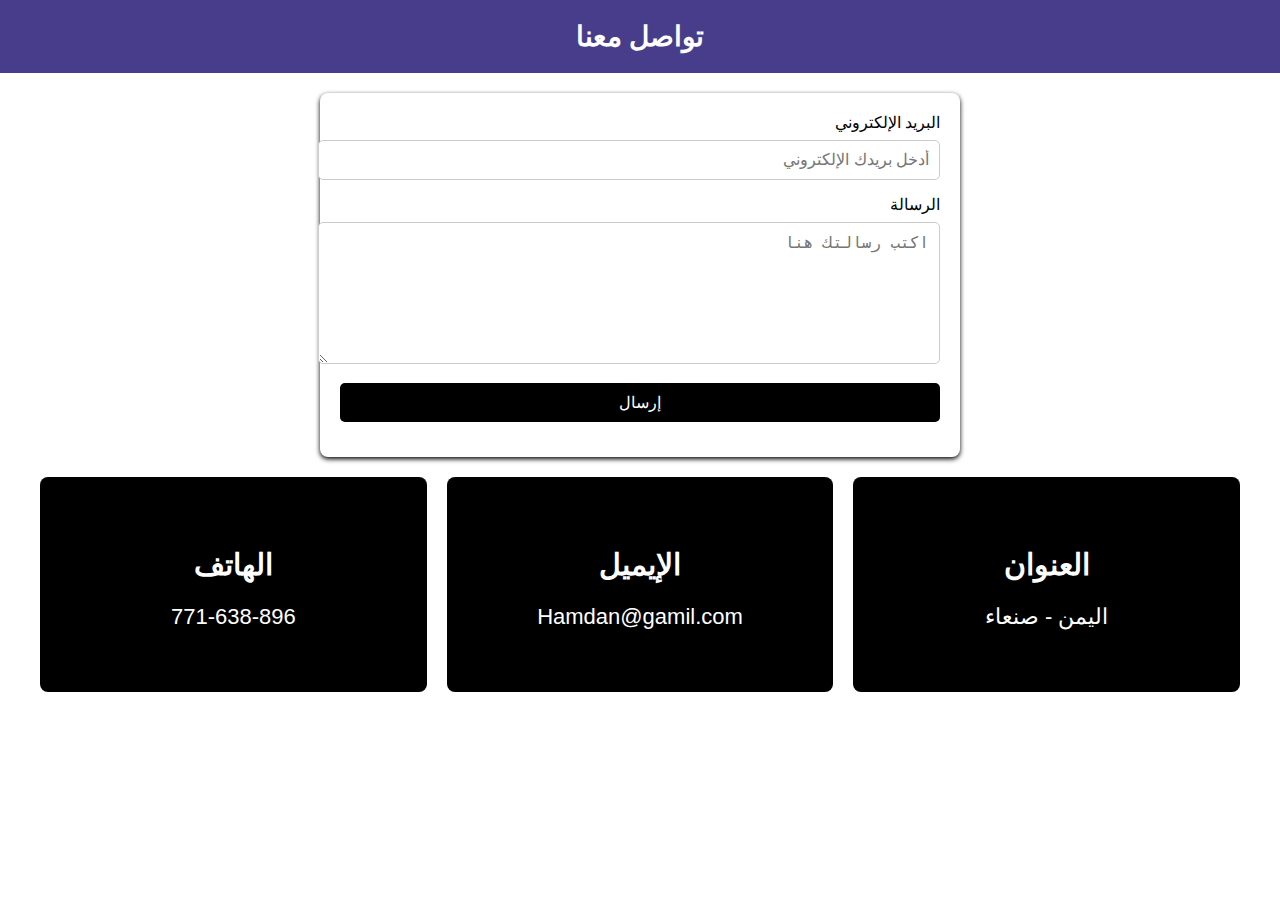
<file: contacts.html>
<!DOCTYPE html>
<html lang="ar" dir="rtl">
<head>
  <meta charset="UTF-8">
  <meta name="viewport" content="width=device-width, initial-scale=1.0">
  <title>تواصل معنا</title>
  <style>
    /* إعدادات عامة */
    body {
      font-family: 'Arial', sans-serif;
      margin: 0;
      padding: 0;
      background-color: white;
      color: black;
      direction: rtl;
    }

    /* الرأس */
    .header {
      background-color:darkslateblue;
      color: white;
      text-align: center;
      padding: 20px 0;
    }

    .header h1 {
      font-size: 28px;
      margin: 0;
    }

    /* الفورم */
    .form-container {
      max-width: 600px;
      margin: 20px auto;
      padding: 20px;
      background-color: white;
      border-radius: 8px;
      box-shadow: 0 2px 5px black;
    }

    .form-container label {
      display: block;
      font-size: 16px;
      margin-bottom: 8px;
      color: black;
    }

    .form-container input, 
    .form-container textarea, 
    .form-container button {
      width: 100%;
      padding: 10px;
      margin-bottom: 15px;
      border: 1px solid #ccc;
      border-radius: 5px;
      font-size: 16px;
    }

    .form-container textarea {
      height: 120px;
    }

    .form-container button {
      background-color: black;
      color: white;
      border: none;
      cursor: pointer;
      transition: background-color 0.3s;
    }

    .form-container button:hover {
      background-color: black;
    }

     /* الأيقونات */
     .contact-info {
      display: flex;
      gap: 20px;
      margin: 20px auto;
      max-width: 1200px;
    }
    .info-item {
          flex: 1;
          text-align: center;
          padding: 40px;
          background-color:black;
          color: white;
          border-radius: 8px;
        }
    
        .info-item h3 {
          font-size: 30px;
          margin-bottom: 10px;
        }
    
        .info-item p {
          font-size: 22px;
        }
    
  </style>
</head>
<body>
  <!-- الرأس -->
  <header class="header">
    <h1>تواصل معنا</h1>
  </header>

  <!-- الفورم -->
  <div class="form-container">
    <form action="#" method="POST">
      <label for="email">البريد الإلكتروني</label>
      <input type="email" id="email" name="email" placeholder="أدخل بريدك الإلكتروني" required>
      
      <label for="message">الرسالة</label>
      <textarea id="message" name="message" placeholder="اكتب رسالتك هنا" required></textarea>
      
      <button type="submit">إرسال</button>
    </form>
  </div>

   <!-- معلومات التواصل -->
   <div class="contact-info">
    <div class="info-item">
      <h3>العنوان</h3>
      <p>اليمن - صنعاء</p>
    </div>
    <div class="info-item">
      <h3>الإيميل</h3>
      <p>Hamdan@gamil.com</p>
    </div>
    <div class="info-item">
      <h3>الهاتف</h3>
      <p>771-638-896</p>
    </div>
  </div>
</body>
</file>
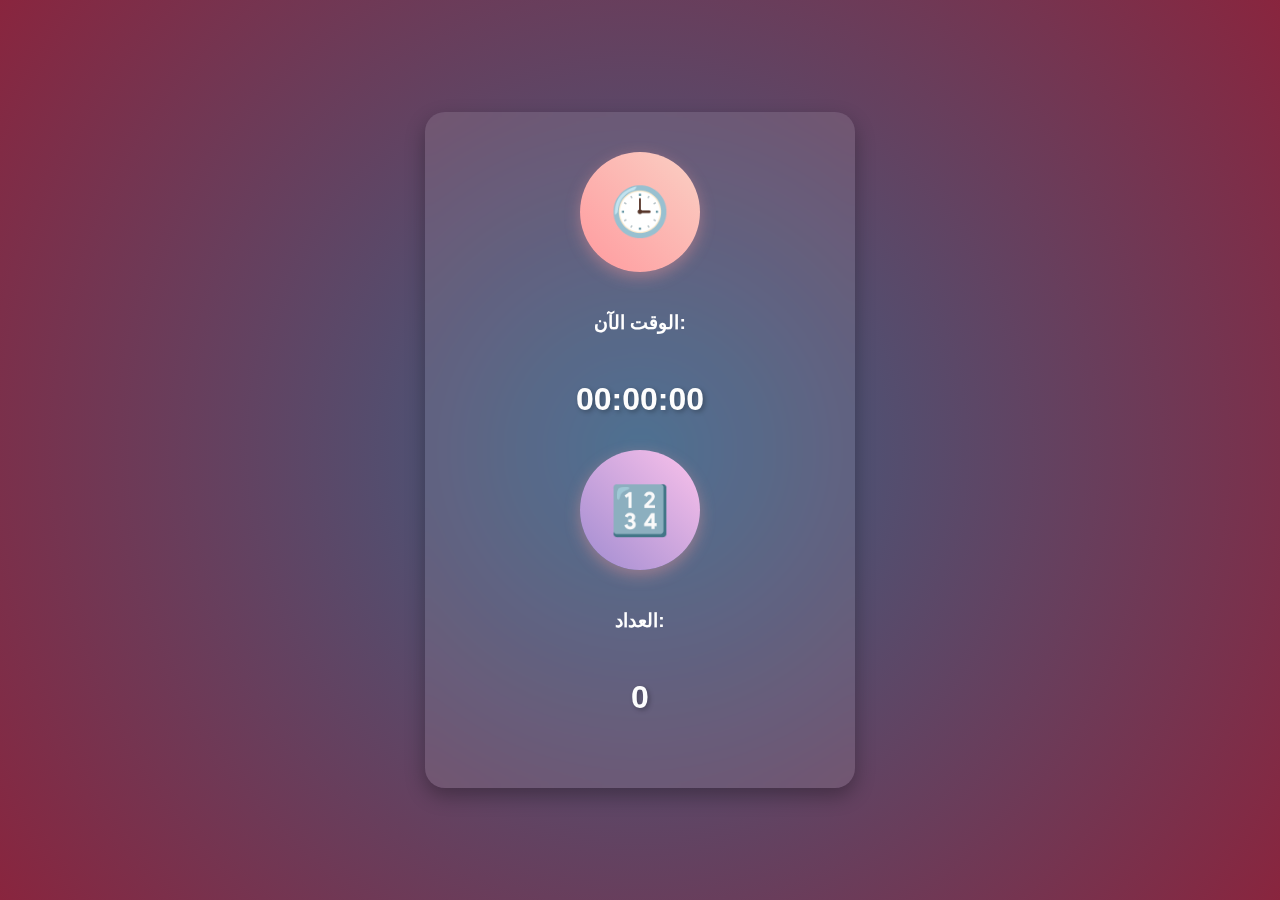
<file: hours.html>
<!DOCTYPE html>
<html lang="ar">
<head>
  <meta charset="UTF-8">
  <meta name="viewport" content="width=device-width, initial-scale=1.0">
  <title>الساعة والعداد</title>
  <style>
    body {
      font-family: "Cairo", sans-serif;
      background: radial-gradient(circle at center, #3a6186, #89253e);
      color: white;
      display: flex;
      justify-content: center;
      align-items: center;
      height: 100vh;
      margin: 0;
      overflow: hidden;
    }

    .container {
      display: flex;
      flex-direction: column;
      align-items: center;
      background: rgba(255, 255, 255, 0.1);
      border-radius: 20px;
      box-shadow: 0 8px 20px rgba(0, 0, 0, 0.3);
      padding: 40px;
      text-align: center;
      width: 350px;
      backdrop-filter: blur(10px);
    }

    .icon {
      width: 120px;
      height: 120px;
      display: flex;
      justify-content: center;
      align-items: center;
      border-radius: 50%;
      background: linear-gradient(45deg, #ff9a9e, #fad0c4);
      color: white;
      font-size: 3rem;
      box-shadow: 0 5px 15px rgba(255, 155, 155, 0.4);
      margin-bottom: 20px;
      animation: float 3s infinite;
    }

    @keyframes float {
      0%, 100% {
        transform: translateY(0);
      }
      50% {
        transform: translateY(-10px);
      }
    }

    .text {
      font-size: 1.2rem;
      margin-bottom: 15px;
      font-weight: bold;
      letter-spacing: 1px;
    }

    .time-display, .counter-display {
      font-size: 2rem;
      font-weight: bold;
      color: #fdfdfd;
      text-shadow: 2px 2px 5px rgba(0, 0, 0, 0.3);
    }
  </style>
</head>
<body>
  <div class="container">
    <!-- الساعة -->
    <div class="icon">
      🕒
    </div>
    <p class="text">الوقت الآن:</p>
    <p class="time-display" id="clock">00:00:00</p>

    <!-- العداد -->
    <div class="icon" style="background: linear-gradient(45deg, #a18cd1, #fbc2eb);">
      🔢
    </div>
    <p class="text">العداد:</p>
    <p class="counter-display" id="counter">0</p>
  </div>

  <script>
    // تحديث الساعة
    function updateClock() {
      const now = new Date();
      const hours = String(now.getHours()).padStart(2, "0");
      const minutes = String(now.getMinutes()).padStart(2, "0");
      const seconds = String(now.getSeconds()).padStart(2, "0");
      document.getElementById("clock").textContent = `${hours}:${minutes}:${seconds}`;
    }

    // تحديث العداد
    let count = 0;
    function updateCounter() {
      count++;
      document.getElementById("counter").textContent = count;
    }

    // تشغيل الوظائف
    setInterval(updateClock, 1000); // تحديث الساعة كل ثانية
    setInterval(updateCounter, 1000); // تحديث العداد كل ثانية
  </script>
</body>
</html>
</file>
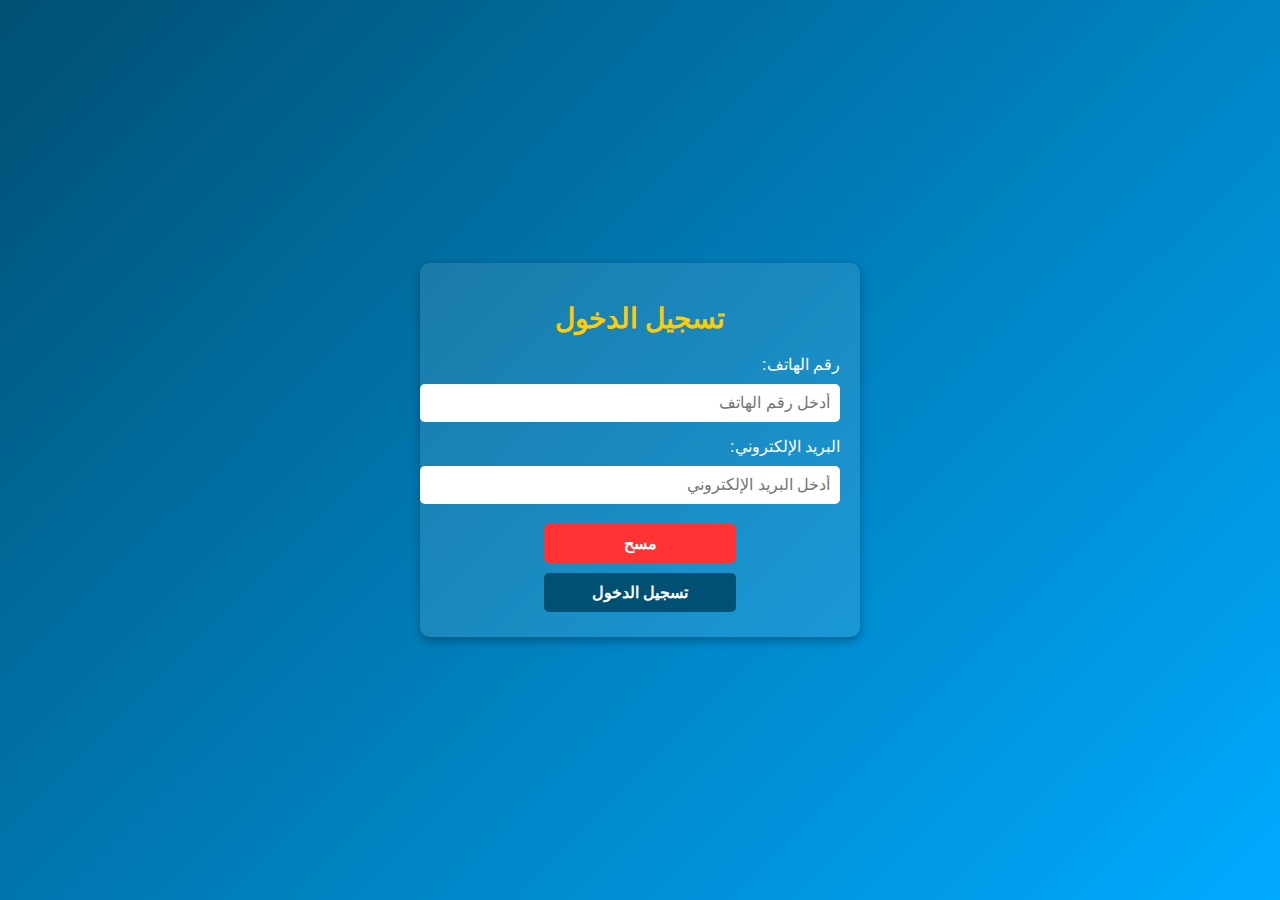
<file: login.html>
<!DOCTYPE html>
<html lang="ar" dir="rtl">
<head>
  <meta charset="UTF-8">
  <meta name="viewport" content="width=device-width, initial-scale=1.0">
  <title>تسجيل الدخول</title>
  <style>
    body {
      font-family: 'Arial', sans-serif;
      margin: 0;
      padding: 0;
      background: linear-gradient(135deg, #005073, #00aaff);
      color: white;
      display: flex;
      justify-content: center;
      align-items: center;
      height: 100vh;
    }

    .login-container {
      background: rgba(255, 255, 255, 0.1);
      padding: 20px;
      border-radius: 10px;
      box-shadow: 0 4px 10px rgba(0, 0, 0, 0.3);
      text-align: center;
      width: 100%;
      max-width: 400px;
    }

    .login-container h1 {
      margin-bottom: 20px;
      font-size: 28px;
      color: #ffcc00;
    }

    .login-container label {
      display: block;
      margin-bottom: 10px;
      font-size: 16px;
      text-align: right;
    }

    .login-container input {
      width: 100%;
      padding: 10px;
      margin-bottom: 15px;
      border: none;
      border-radius: 5px;
      font-size: 16px;
    }

    .login-container input:focus {
      outline: none;
      border: 2px solid #ffcc00;
    }

    .login-container button {
      width: 48%;
      padding: 10px;
      margin: 5px 1%;
      border: none;
      border-radius: 5px;
      font-size: 16px;
      font-weight: bold;
      cursor: pointer;
      transition: background 0.3s ease;
    }

    .login-container .reset-btn {
      background-color: #ff3333;
      color: white;
    }

    .login-container .reset-btn:hover {
      background-color: #cc0000;
    }

    .login-container .login-btn {
      background-color: #005073;
      color: white;
    }

    .login-container .login-btn:hover {
      background-color: #003d59;
    }
  </style>
</head>
<body>
  <div class="login-container">
    <h1>تسجيل الدخول</h1>
    <form id="loginForm">
      <label for="phone">رقم الهاتف:</label>
      <input type="text" id="phone" name="phone" placeholder="أدخل رقم الهاتف" required>

      <label for="email">البريد الإلكتروني:</label>
      <input type="email" id="email" name="email" placeholder="أدخل البريد الإلكتروني" required>

      <div>
        <button type="reset" class="reset-btn">مسح</button>
        <button type="submit" class="login-btn">تسجيل الدخول</button>
      </div>
    </form>
  </div>
</body>
</html>
</file>
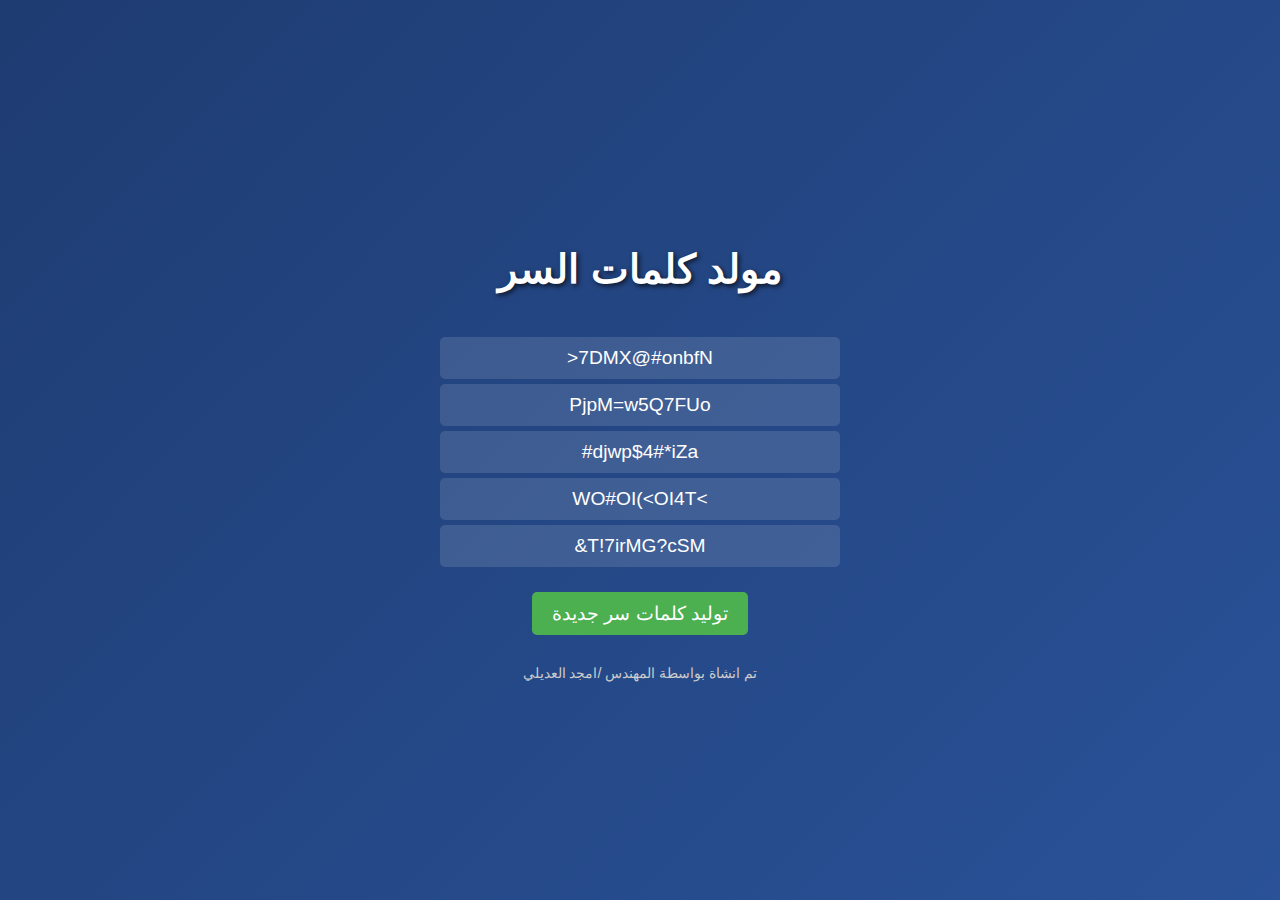
<file: passwords.html>
<!DOCTYPE html>
<html lang="ar" dir="rtl">
<head>
    <meta charset="UTF-8">
    <meta name="viewport" content="width=device-width, initial-scale=1.0">
    <title>مولد كلمات السر</title>
    <style>
        /* إعدادات الصفحة */
        body {
            margin: 0;
            padding: 0;
            font-family: Arial, sans-serif;
            background: linear-gradient(135deg, #1e3c72, #2a5298);
            color: white;
            text-align: center;
            height: 100vh;
            display: flex;
            flex-direction: column;
            justify-content: center;
            align-items: center;
        }

        h1 {
            margin-bottom: 20px;
            font-size: 2.5em;
            text-shadow: 2px 2px 5px rgba(0, 0, 0, 0.7);
        }

        .password-box {
            margin: 20px 0;
            width: 100%;
            max-width: 400px;
        }

        .password {
            background: #ffffff20;
            border: none;
            border-radius: 5px;
            padding: 10px;
            font-size: 1.2em;
            text-align: center;
            color: white;
            margin: 5px 0;
            overflow: hidden;
            word-wrap: break-word;
            transition: background 0.3s;
        }

        .password:hover {
            background: #ffffff40;
        }

        button {
            background: #4caf50;
            color: white;
            border: none;
            border-radius: 5px;
            padding: 10px 20px;
            font-size: 1.2em;
            cursor: pointer;
            transition: background 0.3s;
        }

        button:hover {
            background: #45a049;
        }

        footer {
            margin-top: 30px;
            font-size: 0.9em;
            color: #ccc;
        }
    </style>
</head>
<body>
    <h1>مولد كلمات السر</h1>
    <div class="password-box" id="password-box">
        <!-- كلمات السر ستُضاف هنا ديناميكيًا -->
    </div>
    <button onclick="generatePasswords()">توليد كلمات سر جديدة</button>
    <footer>تم  انشاة بواسطة المهندس /امجد العديلي   </footer>

    <script>
        // دالة لتوليد كلمة سر عشوائية
        function generateRandomPassword(length = 12) {
            const characters = "ABCDEFGHIJKLMNOPQRSTUVWXYZabcdefghijklmnopqrstuvwxyz0123456789!@#$%^&*()_-+=<>?";
            let password = "";
            for (let i = 0; i < length; i++) {
                const randomIndex = Math.floor(Math.random() * characters.length);
                password += characters[randomIndex];
            }
            return password;
        }

        // دالة لتوليد كلمات سر متعددة
        function generatePasswords() {
            const passwordBox = document.getElementById("password-box");
            passwordBox.innerHTML = ""; // تنظيف المحتوى السابق
            for (let i = 0; i < 5; i++) { // توليد 5 كلمات سر
                const password = generateRandomPassword();
                const passwordElement = document.createElement("div");
                passwordElement.className = "password";
                passwordElement.textContent = password;
                passwordBox.appendChild(passwordElement);
            }
        }

        // توليد كلمات سر عند فتح الصفحة لأول مرة
        generatePasswords();
    </script>
</body>
</html>
</file>
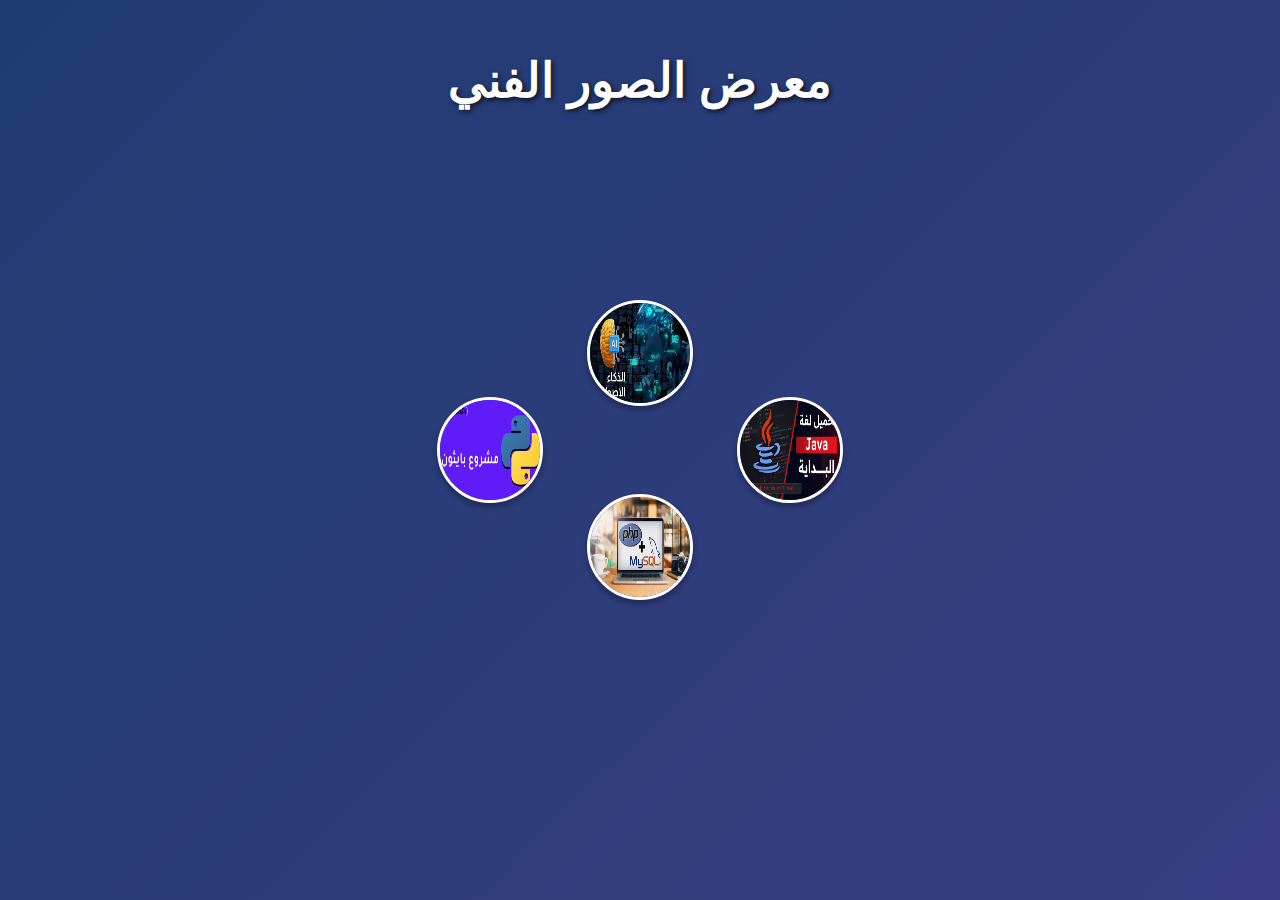
<file: photo.html>
<html lang="ar" dir="rtl">
<head>
    <meta charset="UTF-8">
    <meta name="viewport" content="width=device-width, initial-scale=1.0">
    <title>معرض الصور الفني</title>
    <style>
        /* إعدادات الصفحة العامة */
        body {
            margin: 0;
            padding: 0;
            font-family: 'Arial', sans-serif;
            background: linear-gradient(135deg, #1e3c72,darkslateblue, #56b4d3);
            background-size: 300% 300%;
            animation: gradientBackground 8s infinite;
            display: flex;
            justify-content: center;
            align-items: center;
            height: 100vh;
            overflow: hidden;
            color: white;
        }

        h1 {
            position: absolute;
            top: 20px;
            font-size: 3em;
            text-shadow: 2px 2px 5px rgba(0, 0, 0, 0.7);
        }

        /* إعدادات الحركة الدائرية */
        .circle-gallery {
            position: relative;
            width: 300px;
            height: 300px;
            animation: spin 10s linear infinite;
        }

        .circle-gallery img {
            position: absolute;
            width: 100px;
            height: 100px;
            border-radius: 50%;
            border: 3px solid white;
            box-shadow: 0 4px 6px rgba(0, 0, 0, 0.3);
            animation: float 3s ease-in-out infinite;
        }

        /* ترتيب الصور بشكل دائري */
        .circle-gallery img:nth-child(1) {
            top: 0;
            left: 50%;
            transform: translate(-50%, 0);
        }

        .circle-gallery img:nth-child(2) {
            top: 50%;
            left: 100%;
            transform: translate(-50%, -50%);
        }

        .circle-gallery img:nth-child(3) {
            top: 100%;
            left: 50%;
            transform: translate(-50%, -100%);
        }

        .circle-gallery img:nth-child(4) {
            top: 50%;
            left: 0;
            transform: translate(-50%, -50%);
        }

        /* حركات الخلفية */
        @keyframes gradientBackground {
            0% {
                background-position: 0% 50%;
            }
            50% {
                background-position: 100% 50%;
            }
            100% {
                background-position: 0% 50%;
            }
        }

        /* حركة الدوران */
        @keyframes spin {
            0% {
                transform: rotate(0deg);
            }
            100% {
                transform: rotate(360deg);
            }
        }

        /* حركة التمايل */
        @keyframes float {
            0%, 100% {
                transform: translate(-50%, -50%) translateY(-10px);
            }
            50% {
                transform: translate(-50%, -50%) translateY(10px);
            }
        }
    </style>
</head>
<body>
    <h1>معرض الصور الفني</h1>
    <div class="circle-gallery">
        <img src="./images/IMG_AI.jpg" alt="صورة 1">
        <img src="./images/IMG_Java.jpg" alt="صورة 2">
        <img src="./images/IMG_PHP.jpg" alt="صورة 3">
        <img src="./images/IMG_Python.jpg" alt="صورة 4">
    </div>
</body>
</html>
</file>
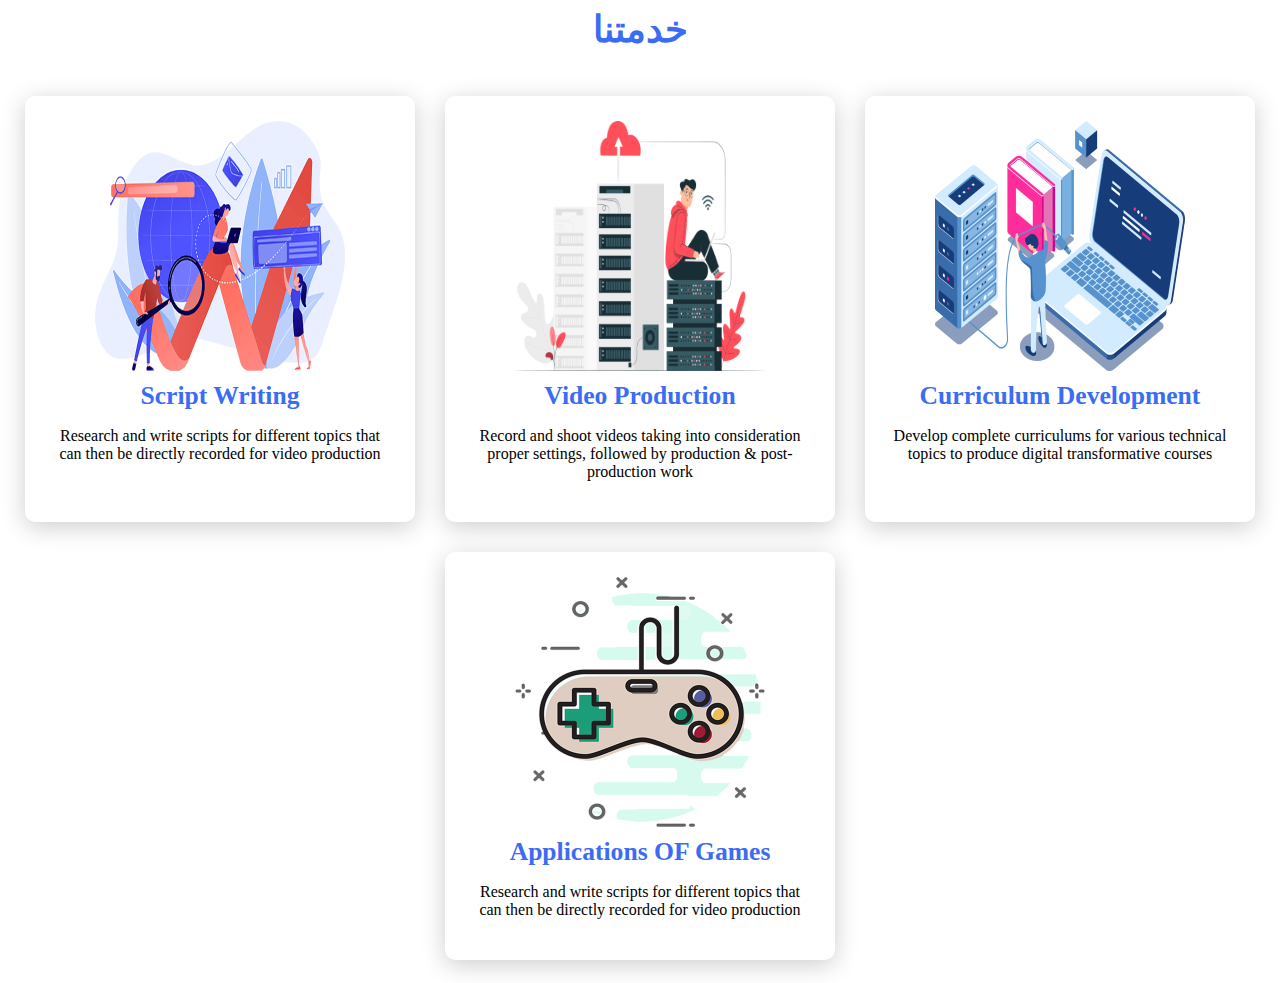
<file: services.html>
<html lang="en">
<head>
  <meta charset="UTF-8">
  <meta name="viewport" content="width=device-width, initial-scale=1.0">
  <title>Document</title>
  <style>

    /*  خاص بصفحة الخدمات  Services */

    .title{

    display: flex;
    justify-content: center;
    color:#3a6cf4;
    font-size: 2.3em;
    font-weight: 900;
    margin-bottom: 30px;
    }
    .content{

    display: flex;
    justify-content: center;
    flex-direction: row;                            
    /*  يجعل الصور جنب بعض  */
    flex-wrap: wrap;                                
    /*  يخل الصور في مقاسة الاصلي لا تصغر */


    }
    .card{

    background-color: white;
    width: 21.25em;
    box-shadow: 0 5px 25px rgba(1, 1,1, 20%);
    border-radius: 10px;
    padding: 25px;                                
    /*  يعمل مساحة دخل الكرت */
    margin: 15px;                                  
    /*  يعمل مساحة بين الكروت */
    transition: 0.7s ease;

    }
    .card:hover{

    transform: scale(1.1);    

    }

    .icon2{

    color: #3a6cf4;
    font-size: 8em;
    text-align:center;
    }

    .info{

    text-align: center;                       
    /*  توسيط النص */
    }

    .info h3{

    color: #3a6cf4;
    font-size: 1.6em;
    font-weight: 700;
    margin: 10px;
    }

  </style>
</head>
<body>

   <!-- خاص بصفحة الخدمات Services -->
  <!--  نستخدمة من اجل ربط المنتجات id -->
    
  <section class="cards" id="Services">        
    <h2 class="title">خدمتنا</h2>
    <div class="content">
      <div class="card">
        <div class="icon2">
          <img src="images/newsletter.png">
        </div>
        <div class="info">
          <h3>Script Writing</h3>
          <p>Research and write scripts for different topics that can then be directly recorded for video production</p>
        </div>
      </div>
      

      <!-- Services - Card2 -->
      <div class="card">
        <div class="icon2">
          <img src="images/server-img.png">
        </div>
        <div class="info">
          <h3>Video Production</h3>
          <p>Record and shoot videos taking into consideration proper settings, followed by production & post-production work</p>
        </div>
      </div>


      <!-- Services - Card3 -->
      <div class="card">
        <div class="icon2">
          <img src="images/about-img.png">
        </div>
        <div class="info">
          <h3>Curriculum Development</h3>
          <p>Develop complete curriculums for various technical topics to produce digital transformative courses</p>
        </div>
      </div>


      <!-- Services - Card4 -->
      <div class="card">
        <div class="icon2">
          <img src="images/img-6.png">
        </div>
        <div class="info">
          <h3>Applications OF Games</h3>
          <p>Research and write scripts for different topics that can then be directly recorded for video production</p>
        </div>
      </div>
    </div>

  </section>
</body>
</html>
</file>
<file: style.css>
/*جسم العام للموقع */
  body {
    font-family: 'Arial', sans-serif;
    margin: 0;
    padding: 0;
    background-color:white;
    color: #333;
    
  }

  /* الرأس */
  .site-header {
    background-color:darkslateblue;
    color: white;
    padding: 40px;
  }

  .header-container {
    display: flex;
    justify-content: space-between;
    align-items: center;
    max-width: 1600px;
    margin: 0 auto;
    padding: 0 15px;
  }

  .logo img {
    height: 40px;
  }

  .title-container {
    text-align: center;
    flex-grow: 1;
  }

  .site-title {
    font-size: 30px;
    margin: 0;
    color: #ffcc00;
  }

  .navbar ul {
    list-style: none;
    padding: 0;
    margin: 30px 0 0;
    display: flex;
    justify-content: center;
  }

  .navbar ul li {
    margin: 0 16px;
    position: relative;
  }

  .navbar ul li a {
    color: white;
    text-decoration: none;
    font-size: 20px;
    font-weight: bold;
    transition: color 0.3s ease;
  }

  .navbar ul li a:hover {
    color: #ffcc00;
  }

  
  /* القائمة المنسدلة */
  .dropdown {
    display: none;
    position: absolute;
    background-color:darkslateblue;
    box-shadow: 0px 8px 16px black;
    z-index: 1;
    list-style: none;
    padding: 10px;
    border-radius: 5px;
  }

  .dropdown li {
    margin: 5px 0;
  }

  .dropdown li a {
    color: white;
    text-decoration: none;
  }

  .dropdown li a:hover {
    color: #ffcc00;
  }

  .navbar ul li:hover .dropdown {
    display: block;
  }


  
  /* أيقونات التواصل الاجتماعي */
  .social-icons {
    display: flex;
    gap: 20px;
  }

  .social-icons a {
    color: white;
    font-size: 20px;
    text-decoration: none;
    transition: color 0.3s ease;
  }

  .social-icons img {
    width: 38px;
    height: 38px;
    transition: transform 0.3s ease;
  }

  .social-icons a:hover img {
    transform: scale(1.2);
  }



  /* السلايدر الجديد */
  .slider-container {
    position: relative;
    width: 100%;
    height: 450px;
    margin: 20px auto;
    overflow: hidden;
    border-radius: 10px;
    box-shadow: 0 4px 10px black;
  }

  .slider {
    display: flex;
    transition: transform 0.3s ease;
    width: 300%; /* عرض 3 صور */
  }

  .slider img {
    width: 100%;
    height: 450px;
    object-fit: cover;
  }

  .slider-controls {
    position: absolute;
    top: 50%;
    left: 0;
    right: 0;
    display: flex;
    justify-content: space-between;
    transform: translateY(-50%);
  }

  .control-left, .control-right {
    background-color: black;
    color: white;
    padding: 10px;
    cursor: pointer;
    font-size: 20px;
    border-radius: 50%;
  }

  .control-left:hover, .control-right:hover {
    background-color: rgba(0, 0, 0, 0.8);
  }


  
  /* البطاقات */
  .cards {
    display: flex;
    gap: 20px;
    margin: 60px auto;
    max-width: 1200px;
  }

  .card {
    background-color: white;
    border-radius: 8px;
    box-shadow: 0 10px 10px rgba(0, 0, 0, 0.1);
    text-align: center;
    flex: 2;
    padding: 10px;
  }

  .card img {
    width: 100%;
    height: 180px;
    object-fit:cover;
    border-radius: 8px;
  }

  .card h3 {
    font-size: 31px;
    color: black;
    margin: 15px 0;
  }

  .card p {
    font-size: 24px;
    line-height: 1.5;
  }


  
  /* البانر */
  .banner {
    display: flex;
    gap: 10px;
    margin: 20px auto;
    max-width: 1200px;
  }

  .banner-item {
    flex: 1;
    text-align: center;
    padding: 15px;
    background-color: black;
    color: white;
    border-radius: 8px;
  }

  .banner-item img {
    width: 100%;
    height: 180px;
    object-fit: cover;
    border-radius: 8px;
  }

  .banner-item p {
    margin-top: 30px;
    font-size: 22px;
  }




  /* نموذج الاشتراك */
  .subscription-form {
    text-align: center;
    margin: 50px auto;
    max-width: 600px;
    font-size: 18px;
  }

  .subscription-form input {
    padding: 10px;
    font-size: 18px;
    width: 60%;
    border-radius: 5px;
    border: 1px solid #ccc;
  }

  .subscription-form button {
    padding: 10px 30px;
    background-color: black;
    color: white;
    font-size: 18px;
    border: none;
    border-radius: 5px;
    cursor: pointer;
  }

  .subscription-form button:hover {
    background-color: black;
  }



  /* التذييل */
  .footer {
    background-color: darkslateblue;
    color: white;
    padding: 20px 15px;
  }

  .footer .columns {
    display: flex;
    justify-content: space-between;
    max-width: 1200px;
    margin: 0 auto;
  }

  .footer .column {
    flex: 1;
    padding: 10px;
  }

  .footer h4 {
    font-size: 25px;
    color: #ffcc00;
    margin-bottom: 15px;
  }

  .footer ul {
    list-style: none;
    padding: 0;
    margin: 0;
  }

  .footer ul li {
    margin-bottom: 6px;
  }

  .footer ul li a {
    color: white;
    text-decoration: none;
    transition: color 0.3s;
  
  }

  .footer ul li a:hover {
    color: #ffcc00;
  }
</file>
<file: Antique_cafe/css/tooplate-antique-cafe.css>
/*

Tooplate 2126 Antique Cafe

https://www.tooplate.com/view/2126-antique-cafe

*/


body {
    font-family: 'Raleway', sans-serif;
    background-color: #666;
}

p a {
	color: #FF6;
}

p a:hover {
	color: #9FF;
}

#about p a { color: #066; }
#about p a:hover { color: #F36; }

#contact p a { color: #066; }

footer span a { color: #FFF; }

.tm-logo-font {
    font-family: 'Oswald', sans-serif;
}

.tm-container {
    max-width: 1200px;
}

.parallax-window {
    min-height: 1064px;
    background: transparent;
}

.tm-text-yellow {
    color: #FC6;
}

.tm-text-gold {
    color: #CC9966;
}

.tm-text-brown {
    color: #544639;
}

.tm-text-green {
    color: #006666;
}

a.tm-bg-green:hover {
    background-color: #0a8585;
}

.tm-bg-brown {
    background-color: #544639;
}

.tm-bg-green {
    background-color: #006666;
}

.tm-border-gold {
    border-color: #CC9966;
}

.tm-intro-width {
    max-width: 436px;
}

.tm-item-container {
    max-width: 520px;
}

.input:focus {
    outline: none !important;
    border:1px solid #CC9966;
    box-shadow: 0 0 10px #b67533;
}

input::placeholder,
textarea::placeholder { /* Chrome, Firefox, Opera, Safari 10.1+ */
    color: rgb(214, 212, 212);
    opacity: 1; /* Firefox */
}
  
input:-ms-input-placeholder,
textarea:-ms-input-placeholder { /* Internet Explorer 10-11 */
    color: rgb(214, 212, 212);
}
  
input::-ms-input-placeholder,
textarea::-ms-input-placeholder { /* Microsoft Edge */
    color: rgb(214, 212, 212);
}

#tm-nav {
    z-index: 1000;
    transition: all 0.3s ease;
}

#tm-nav.scroll {
    background-color: rgba(0,0,0,0.7);
}

#tm-nav li a {
    border-bottom-color: transparent;
    transition: all 0.3s ease;
}

#tm-nav li a.current,
#tm-nav li a:hover {
      border-bottom: 4px solid #CC9966;
}

.tm-text-2xl {
    font-size: 1.2rem;
    line-height: 2rem;
}

@media (min-width: 768px) {
    #tm-nav.scroll .tm-container {
        padding-top: 10px;
        padding-bottom: 10px;
    }
}

@media (max-width: 767px) {
    #tm-nav {
        width: auto;
        right: 0;
        border-radius: 5px;
    }
}

@media (max-width: 639px) {
    .parallax-window {
        min-height: 600px;
    }
}

@media (max-width: 370px) {
    .tm-menu-item {
        flex-direction: column;
    }

    .tm-menu-item-2 {
        flex-direction: column-reverse;
    }

    .tm-menu-item img {
        margin-bottom: 10px;
    }

    .tm-menu-item-2 img {
        margin-bottom: 10px;
    }
}
</file>
<file: portfolio website/style.css>
*{

    font-family: 'Poppins', sans-serif;
    margin: 0;
    padding: 0;
    box-sizing: border-box;
    scroll-behavior: smooth;
 
}

header{

    background-color:#f0f0f0;
    width: 100%;
    position: fixed;
    /* يبقى الهدر ثابت*/
    z-index: 999;                               
    /*  header تخلي المنيو ثابت او */
    display: flex;                              
    /* ترتيب المنيو */
   justify-content: space-between;         
    /* مسافة */
    align-items: center;                       
    /* تسطير او عمودي */
    padding: 30px 200px;

}

.logo{

    text-decoration: none;                     
    /* يشيل الخط من تحت الرابط */
    color:#3a6cf4;
    text-transform: uppercase;                
    /* يخلي الاحرف كبيرة */
    font-weight: 900;
    font-size: 1.8em;

}

.div1 a{

    text-decoration: none;
    color:#3a6cf4;
    font-weight: 700;
    font-size: 1.5em;
    padding-left: 30px;

}

.div1 a:hover{

    color:blue;
}

section{

    padding: 100px  100px;
}

.main{

    width: 100%;
    min-height: 100vh;                                     
    /* Vh تغطي الصفحة بلكامل */
    display: flex;
    align-items: center;                                   
    /* يتحكم في توسيط التعبير */
    background:url(images/IMG_SQL.jpg) no-repeat;
    background-size: cover;                               
    /* خل الصورة تحتوي الصفحة كامل */
    background-attachment: fixed;                        
    /*  يخلي الصورة ثابتة عند التنقل بي الصفحات */

}

.main h2{

    color: white;
    font-size: 1.4em;
    font-weight: 500;
}
.main h2 span{

    display: inline-block;
    margin-top: 10px;
    color:#4e9eff;
    font-size: 3.4em;
    font-weight: 600;

}
.main h3{ 

    color: white;
    font-size: 2em;
    font-weight: 700;
    letter-spacing: 1px;       
    /*  المسافة بين الاحرف */
    margin-top: 10px;
    margin-bottom: 30px;
}
.main-btn{

    color: white;
    background-color: #3a6cf4;
    text-decoration: none;
    font-size: 1.1em;
    font-weight: 600;
    display:inline-block;
    padding: 0.9375em 2.1875em;           
    /* تخلي الصفحة متنسقة عند التكبير والتصغير */
    letter-spacing: 1px;
    border-radius: 15px;                  
    /* يعطي شكل للزرىر */ 
    margin-bottom: 40px;
    transition: 0.7s ease;                
    /* يسرع حركة عند الظغط على الزرار */

}

/*  عند الظغط على الزرار */
.main-btn:hover{

    background-color: #0a49f6;
    transform: scale(1.2);               
    /*  عند الظغط على الزرار كبر حجمة */


}



/*  الايقونات */
.icons img{

    color: white;
    width: 1.4em;
    font-size: 3em;
    padding-right: 20px;              
    /* مسافة بين الايقونات */
    transition: 0.5s ease;
    

}
.icons img:hover{

    transform: scale(1.4);    
}



/*  خاص بصفحة الخدمات  Services */


.title{

    display: flex;
    justify-content: center;
    color:#3a6cf4;
    font-size: 2.3em;
    font-weight: 900;
    margin-bottom: 30px;
}
.content{

    display: flex;
    justify-content: center;
    flex-direction: row;                            
    /*  يجعل الصور جنب بعض  */
    flex-wrap: wrap;                                
    /*  يخل الصور في مقاسة الاصلي لا تصغر */
    
    
}
.card{

    background-color: white;
    width: 21.25em;
    box-shadow: 0 5px 25px rgba(1, 1,1, 20%);
    border-radius: 10px;
    padding: 25px;                                
    /*  يعمل مساحة دخل الكرت */
    margin: 15px;                                  
    /*  يعمل مساحة بين الكروت */
    transition: 0.7s ease;

}
.card:hover{

    transform: scale(1.1);    

}

.icon2{

    color: #3a6cf4;
    font-size: 8em;
    text-align:center;
}

.info{

    text-align: center;                       
    /*  توسيط النص */
}

.info h3{

    color: #3a6cf4;
    font-size: 1.6em;
    font-weight: 700;
    margin: 10px;
}



/* تنسيق صفحة المنتجات */

.Projects{

    background-color:#000016;
    /* تغيير الخلفية */
}

.Projects.content{
    
    margin-top: 30px; 
    /* مسافة بين اسم المنتج والمنتجات */
}

.project-card{

    background-color: white;
    border: 1px solid white;
    /* الاطار الخارجي للصورة */
    min-height: 14em;
    width: 25em;
    overflow: hidden;
    /*  قص الصورة */
    border-radius: 10px;
    margin: 20px;
    transition: 0.7s ease;
}
.project-card:hover{

    transform: scale(1.1);
}


.project-image img{

    width: 100%;
}

.project-info{

    padding: 1em;
}

.project-category{

    font-size: 1.5em;
    color: black;
}

.project-title{

    display: flex;
    justify-content:space-between;
    text-transform: uppercase;
    font-size: 1.2em;
    font-weight: 800;
    margin-top: 10px;

}

.more-details{

    text-decoration: none;
    color: #3a6cf4;
}
.more-details:hover{

    color: #601cfc;

}



/* خاص بصفحة التواصل */


.contact .icon2 img{

    width: 1.6em;
    margin-top: 15px;
    margin-bottom: 15px;

}

.contact .info h3{

    color:#3a6cf4;
    font-size: 2.4em;
    font-weight: 700;
    /* يجعل الخط غامق */
}

.contact .info p{

    font-size: 1.5em;

}



/*  خاص بحقوق النشر */

.footer{

    background-color:darkslateblue;
    color: white;
    padding: 2em;
    display: flex;
    justify-content:space-between;

}

.footer-title{

    font-size: 1.4em;
    font-weight: 600;

}

.footer-title span{

    color:white;
    font-size: 1em;
}

.footer .social-icons img{

    font-size: 1.4em;
    padding-right: 20px;
    transition: 0.6s ease;

}
.footer .social-icons img:hover{

    transform: scale(1.3);
}
</file>
